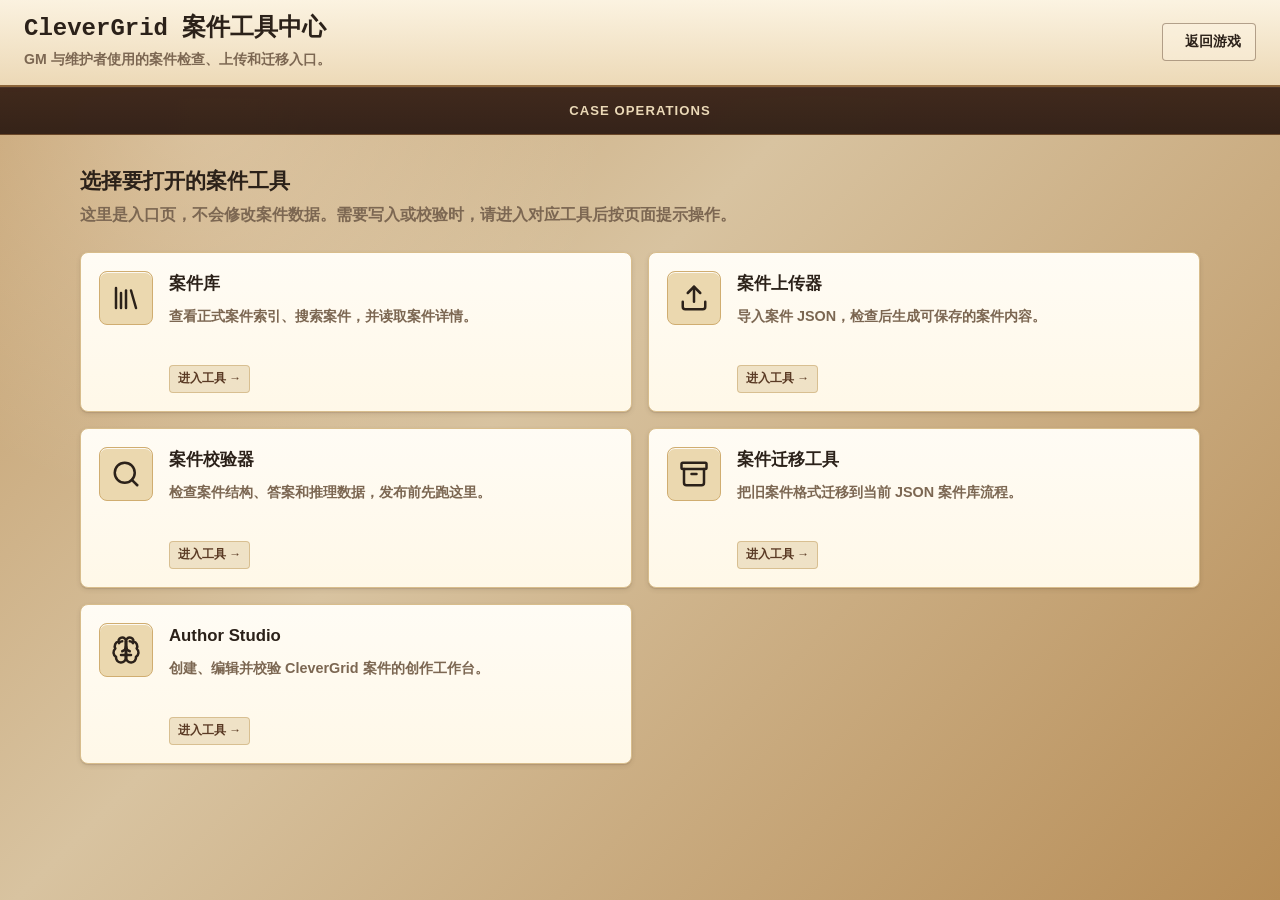
<file: tools/index.html>
<!DOCTYPE html>
<html lang="zh-CN">
<head>
    <meta charset="UTF-8">
    <meta name="viewport" content="width=device-width, initial-scale=1.0">
    <title>CleverGrid 案件工具中心</title>
    <style>
        :root {
            --bg-app: #D8C3A0;
            --bg-panel: #F6EBD6;
            --bg-paper: #FFF8E8;
            --bg-subtle: #EAD9B9;
            --bg-leather: #3B2418;
            --bg-leather-soft: #4B3021;
            --text-primary: #2B2119;
            --text-secondary: #7C6752;
            --text-disabled: #B8A58B;
            --accent-focus: #B3873A;
            --accent-brass: #C39A4A;
            --accent-stamp: #8E2F24;
            --border-main: #C7AA7A;
            --border-paper: #D8BD8C;
            --shadow-card: 0 2px 5px rgba(58, 36, 24, 0.10), 0 1px 1px rgba(58, 36, 24, 0.12);
            --font-sans: "Noto Sans CJK SC", "PingFang SC", "Microsoft YaHei", sans-serif;
            --font-mono: "Roboto Mono", "Courier New", monospace;
        }

        * {
            box-sizing: border-box;
        }

        body {
            min-height: 100vh;
            margin: 0;
            background:
                radial-gradient(circle at 16% 12%, rgba(255, 248, 232, 0.32), transparent 30%),
                linear-gradient(135deg, #C19A67 0%, var(--bg-app) 42%, #B78D57 100%);
            color: var(--text-primary);
            font-family: var(--font-sans);
            line-height: 1.6;
        }

        a {
            color: inherit;
            text-decoration: none;
        }

        .page-shell {
            min-height: 100vh;
            display: flex;
            flex-direction: column;
        }

        .topbar {
            min-height: 64px;
            display: flex;
            justify-content: space-between;
            align-items: center;
            gap: 20px;
            padding: 14px 24px;
            background:
                linear-gradient(180deg, rgba(255, 248, 232, 0.92) 0%, rgba(238, 219, 185, 0.95) 100%);
            border-bottom: 2px solid #8C653A;
            box-shadow: 0 2px 10px rgba(59, 36, 24, 0.18);
        }

        .brand {
            min-width: 0;
        }

        h1,
        p {
            margin: 0;
        }

        h1 {
            font-family: var(--font-mono);
            font-size: 1.5rem;
            line-height: 1.25;
            letter-spacing: 0;
        }

        .subtitle {
            margin-top: 4px;
            color: var(--text-secondary);
            font-size: 0.88rem;
            font-weight: 600;
        }

        .game-link {
            flex-shrink: 0;
            display: inline-flex;
            align-items: center;
            gap: 8px;
            min-height: 36px;
            padding: 7px 14px;
            border: 1px solid rgba(92, 61, 38, 0.45);
            border-radius: 4px;
            background: rgba(255, 248, 232, 0.38);
            color: var(--text-primary);
            font-size: 0.86rem;
            font-weight: 800;
        }

        .game-link:hover {
            background: var(--bg-paper);
            border-color: var(--accent-focus);
        }

        .toolbar-strip {
            min-height: 48px;
            background: linear-gradient(180deg, rgba(59, 36, 24, 0.96) 0%, rgba(47, 29, 20, 0.96) 100%);
            border-bottom: 1px solid rgba(123, 84, 46, 0.72);
            color: #EBD9B7;
            display: flex;
            justify-content: center;
            align-items: center;
            padding: 8px 20px;
            font-size: 0.82rem;
            font-weight: 800;
            letter-spacing: 0.08em;
            text-transform: uppercase;
            box-shadow: inset 0 1px 0 rgba(255,255,255,0.05);
        }

        main {
            width: min(1120px, calc(100% - 40px));
            margin: 0 auto;
            padding: 32px 0 48px;
        }

        .intro {
            max-width: 720px;
            margin-bottom: 24px;
        }

        .intro h2 {
            margin: 0 0 8px;
            font-size: 1.32rem;
            line-height: 1.3;
        }

        .intro p {
            color: var(--text-secondary);
            font-weight: 600;
        }

        .tool-grid {
            display: grid;
            grid-template-columns: repeat(2, minmax(0, 1fr));
            gap: 16px;
        }

        .tool-card {
            min-height: 160px;
            display: flex;
            gap: 16px;
            padding: 18px;
            border: 1px solid var(--border-paper);
            border-radius: 8px;
            background:
                linear-gradient(180deg, rgba(255,255,255,0.55) 0%, rgba(255, 248, 232, 0.42) 100%),
                var(--bg-paper);
            box-shadow: var(--shadow-card);
            transition: transform 0.15s ease, border-color 0.15s ease, box-shadow 0.15s ease;
        }

        a.tool-card:hover {
            border-color: var(--accent-focus);
            box-shadow: 0 5px 14px rgba(58, 36, 24, 0.14);
            transform: translateY(-2px);
        }

        .tool-card.disabled {
            background:
                linear-gradient(180deg, rgba(255,255,255,0.26), rgba(255,255,255,0.04)),
                var(--bg-subtle);
            color: var(--text-disabled);
        }

        .tool-icon {
            flex-shrink: 0;
            width: 54px;
            height: 54px;
            display: inline-flex;
            align-items: center;
            justify-content: center;
            border: 1px solid #D0AD70;
            border-radius: 8px;
            background: #EBD8AF;
            color: #2B2119;
            box-shadow: inset 0 1px 0 rgba(255,255,255,0.85);
        }

        .tool-icon .lucide-icon {
            width: 30px;
            height: 30px;
            display: block;
        }

        .tool-body {
            min-width: 0;
            display: flex;
            flex-direction: column;
            gap: 8px;
        }

        .tool-title {
            font-size: 1.05rem;
            font-weight: 850;
            color: var(--text-primary);
        }

        .tool-card.disabled .tool-title {
            color: #7C6752;
        }

        .tool-desc {
            color: var(--text-secondary);
            font-size: 0.9rem;
            font-weight: 600;
        }

        .tool-meta {
            width: fit-content;
            margin-top: auto;
            padding: 3px 8px;
            border: 1px solid rgba(179, 135, 58, 0.38);
            border-radius: 4px;
            background: rgba(234, 217, 185, 0.74);
            color: #5A3A24;
            font-size: 0.75rem;
            font-weight: 800;
        }

        .tool-card.disabled .tool-meta {
            border-color: rgba(124, 103, 82, 0.24);
            background: rgba(255, 248, 232, 0.34);
            color: var(--text-secondary);
        }

        @media (max-width: 760px) {
            .topbar {
                align-items: flex-start;
                flex-direction: column;
            }

            .tool-grid {
                grid-template-columns: 1fr;
            }

            main {
                width: min(100% - 28px, 1120px);
                padding-top: 24px;
            }
        }
    </style>
</head>
<body>
    <div class="page-shell">
        <header class="topbar">
            <div class="brand">
                <h1>CleverGrid 案件工具中心</h1>
                <p class="subtitle">GM 与维护者使用的案件检查、上传和迁移入口。</p>
            </div>
            <a class="game-link" href="../index.html">
                <span data-lucide="undo" aria-label="返回游戏"></span>
                返回游戏
            </a>
        </header>

        <div class="toolbar-strip">Case Operations</div>

        <main>
            <section class="intro" aria-labelledby="tools-heading">
                <h2 id="tools-heading">选择要打开的案件工具</h2>
                <p>这里是入口页，不会修改案件数据。需要写入或校验时，请进入对应工具后按页面提示操作。</p>
            </section>

            <section class="tool-grid" aria-label="案件工具列表">
                <a class="tool-card" href="library.html">
                    <span class="tool-icon" data-lucide="library" aria-label="案件库"></span>
                    <span class="tool-body">
                        <span class="tool-title">案件库</span>
                        <span class="tool-desc">查看正式案件索引、搜索案件，并读取案件详情。</span>
                        <span class="tool-meta">进入工具 →</span>
                    </span>
                </a>

                <a class="tool-card" href="uploader.html">
                    <span class="tool-icon" data-lucide="upload" aria-label="案件上传器"></span>
                    <span class="tool-body">
                        <span class="tool-title">案件上传器</span>
                        <span class="tool-desc">导入案件 JSON，检查后生成可保存的案件内容。</span>
                        <span class="tool-meta">进入工具 →</span>
                    </span>
                </a>

                <a class="tool-card" href="validator.html">
                    <span class="tool-icon" data-lucide="search" aria-label="案件校验器"></span>
                    <span class="tool-body">
                        <span class="tool-title">案件校验器</span>
                        <span class="tool-desc">检查案件结构、答案和推理数据，发布前先跑这里。</span>
                        <span class="tool-meta">进入工具 →</span>
                    </span>
                </a>

                <a class="tool-card" href="migrate-cases.html">
                    <span class="tool-icon" data-lucide="archive" aria-label="案件迁移工具"></span>
                    <span class="tool-body">
                        <span class="tool-title">案件迁移工具</span>
                        <span class="tool-desc">把旧案件格式迁移到当前 JSON 案件库流程。</span>
                        <span class="tool-meta">进入工具 →</span>
                    </span>
                </a>

                <a class="tool-card" href="author-studio.html">
                    <span class="tool-icon" data-lucide="brainCircuit" aria-label="Author Studio"></span>
                    <span class="tool-body">
                        <span class="tool-title">Author Studio</span>
                        <span class="tool-desc">创建、编辑并校验 CleverGrid 案件的创作工作台。</span>
                        <span class="tool-meta">进入工具 →</span>
                    </span>
                </a>
            </section>
        </main>
    </div>

    <script src="../src/lucide-icons.js"></script>
    <script>
        document.querySelectorAll('[data-lucide]').forEach(el => {
            const key = el.getAttribute('data-lucide');
            const iconName = window.CleverGridIcons.toolIconMap[key] || key;
            const label = el.getAttribute('aria-label') || '';
            el.innerHTML = window.CleverGridIcons.render(iconName, { label });
        });
    </script>
</body>
</html>
</file>
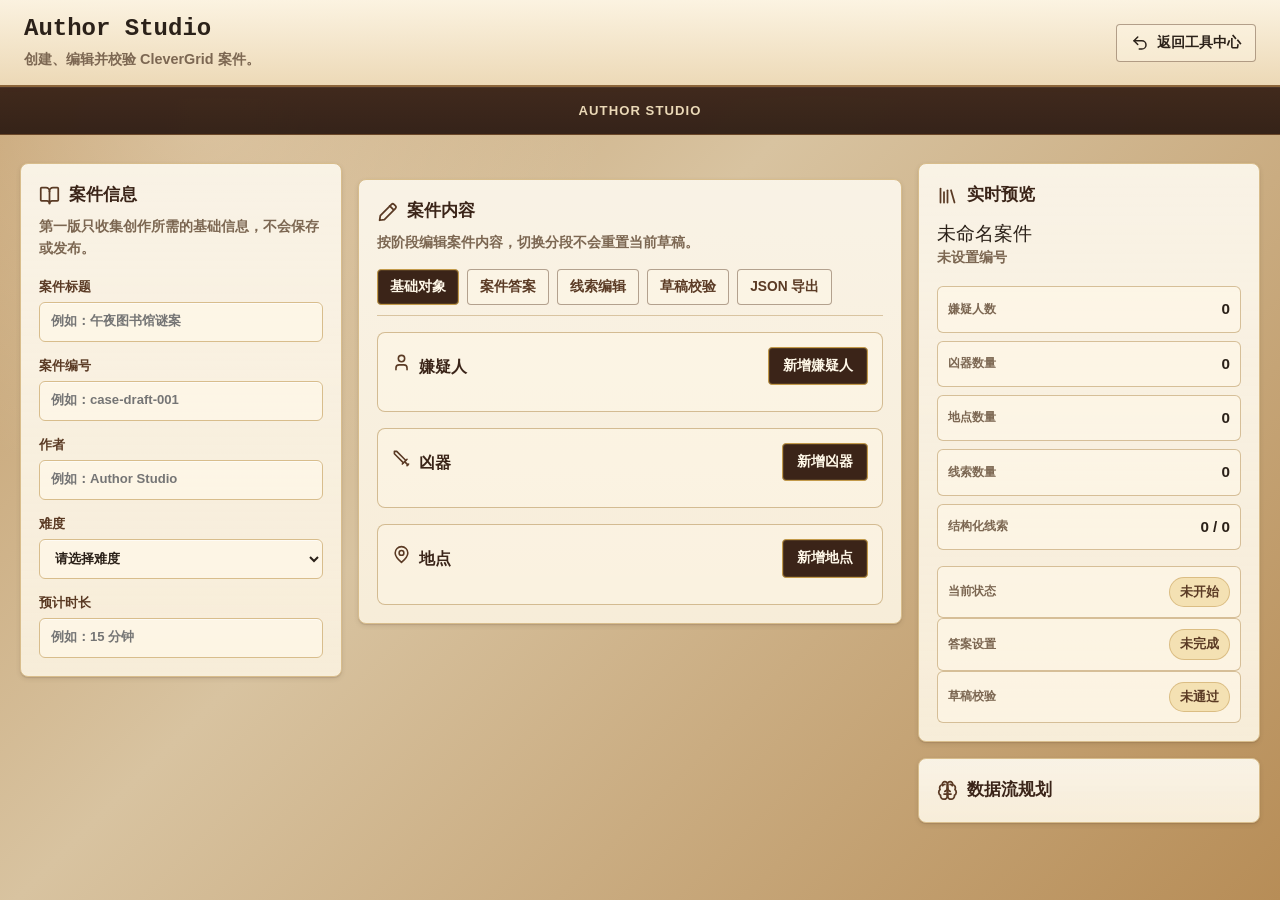
<file: tools/author-studio.html>
<!DOCTYPE html>
<html lang="zh-CN">
<head>
    <meta charset="UTF-8">
    <meta name="viewport" content="width=device-width, initial-scale=1.0">
    <title>Author Studio</title>
    <style>
        :root {
            --bg-app: #D8C3A0;
            --bg-panel: #F6EBD6;
            --bg-paper: #FFF8E8;
            --bg-subtle: #EAD9B9;
            --bg-active: #F4E1B3;
            --bg-leather: #3B2418;
            --text-primary: #2B2119;
            --text-secondary: #7C6752;
            --text-disabled: #B8A58B;
            --accent-focus: #B3873A;
            --accent-brass: #C39A4A;
            --border-main: #C7AA7A;
            --border-paper: #D8BD8C;
            --shadow-card: 0 2px 5px rgba(58, 36, 24, 0.10), 0 1px 1px rgba(58, 36, 24, 0.12);
            --font-sans: "Noto Sans CJK SC", "PingFang SC", "Microsoft YaHei", sans-serif;
            --font-mono: "Roboto Mono", "Courier New", monospace;
        }

        * {
            box-sizing: border-box;
        }

        body {
            min-height: 100vh;
            margin: 0;
            background:
                radial-gradient(circle at 16% 12%, rgba(255, 248, 232, 0.32), transparent 30%),
                linear-gradient(135deg, #C19A67 0%, var(--bg-app) 42%, #B78D57 100%);
            color: var(--text-primary);
            font-family: var(--font-sans);
            line-height: 1.6;
        }

        a {
            color: inherit;
            text-decoration: none;
        }

        .topbar {
            min-height: 64px;
            display: flex;
            justify-content: space-between;
            align-items: center;
            gap: 20px;
            padding: 14px 24px;
            background:
                linear-gradient(180deg, rgba(255, 248, 232, 0.92) 0%, rgba(238, 219, 185, 0.95) 100%);
            border-bottom: 2px solid #8C653A;
            box-shadow: 0 2px 10px rgba(59, 36, 24, 0.18);
        }

        .brand {
            min-width: 0;
        }

        h1,
        h2,
        h3,
        p {
            margin: 0;
        }

        h1 {
            font-family: var(--font-mono);
            font-size: 1.5rem;
            line-height: 1.25;
            letter-spacing: 0;
        }

        .subtitle {
            margin-top: 4px;
            color: var(--text-secondary);
            font-size: 0.9rem;
            font-weight: 600;
        }

        .top-actions {
            display: flex;
            flex-wrap: wrap;
            justify-content: flex-end;
            gap: 10px;
        }

        .nav-btn,
        button {
            display: inline-flex;
            align-items: center;
            justify-content: center;
            gap: 8px;
            min-height: 36px;
            border: 1px solid rgba(92, 61, 38, 0.45);
            border-radius: 4px;
            background: rgba(255, 248, 232, 0.42);
            color: var(--text-primary);
            font: inherit;
            font-size: 0.86rem;
            font-weight: 800;
            cursor: pointer;
        }

        .nav-btn,
        button {
            padding: 7px 14px;
        }

        .nav-btn:hover,
        button:hover {
            background: var(--bg-paper);
            border-color: var(--accent-focus);
        }

        button.primary {
            background: var(--bg-leather);
            color: #FFF8E8;
            border-color: var(--accent-brass);
            box-shadow: inset 0 0 0 1px rgba(195, 154, 74, 0.18);
        }

        button.primary:hover {
            background: #2F1D14;
        }

        .nav-btn .lucide-icon,
        button .lucide-icon,
        .panel-title .lucide-icon {
            width: 18px;
            height: 18px;
            display: block;
            flex-shrink: 0;
        }

        .toolbar-strip {
            min-height: 48px;
            background: linear-gradient(180deg, rgba(59, 36, 24, 0.96) 0%, rgba(47, 29, 20, 0.96) 100%);
            border-bottom: 1px solid rgba(123, 84, 46, 0.72);
            color: #EBD9B7;
            display: flex;
            justify-content: center;
            align-items: center;
            padding: 8px 20px;
            font-size: 0.82rem;
            font-weight: 800;
            letter-spacing: 0.08em;
            text-transform: uppercase;
            box-shadow: inset 0 1px 0 rgba(255,255,255,0.05);
        }

        .page {
            width: min(1280px, calc(100% - 40px));
            margin: 0 auto;
            padding: 28px 0 48px;
        }

        .studio-layout {
            display: grid;
            grid-template-columns: minmax(240px, 0.8fr) minmax(360px, 1.35fr) minmax(260px, 0.85fr);
            gap: 16px;
            align-items: start;
        }

        .panel {
            border: 1px solid var(--border-paper);
            border-radius: 8px;
            background:
                linear-gradient(180deg, rgba(255,255,255,0.38) 0%, rgba(255, 248, 232, 0.14) 100%),
                var(--bg-panel);
            box-shadow: var(--shadow-card);
            padding: 18px;
        }

        .panel + .panel,
        .section-card + .section-card {
            margin-top: 16px;
        }

        .panel-title {
            display: flex;
            align-items: center;
            gap: 9px;
            margin-bottom: 6px;
            color: #3A2418;
            font-size: 1.05rem;
        }

        .panel-title .lucide-icon {
            width: 21px;
            height: 21px;
            color: #5A3A24;
        }

        .panel-note {
            color: var(--text-secondary);
            font-size: 0.88rem;
            font-weight: 600;
        }

        .form-grid {
            display: grid;
            gap: 13px;
            margin-top: 16px;
        }

        label {
            display: grid;
            gap: 5px;
            color: #5A3A24;
            font-size: 0.82rem;
            font-weight: 850;
        }

        input,
        select,
        textarea {
            width: 100%;
            min-height: 40px;
            border: 1px solid var(--border-paper);
            border-radius: 6px;
            padding: 8px 11px;
            background: rgba(255, 248, 232, 0.78);
            color: var(--text-primary);
            font: inherit;
            font-weight: 650;
            box-shadow: inset 0 1px 0 rgba(255,255,255,0.62);
        }

        textarea {
            min-height: 82px;
            resize: vertical;
        }

        input:focus,
        select:focus,
        textarea:focus {
            outline: 2px solid rgba(179, 135, 58, 0.22);
            border-color: var(--accent-focus);
            background: var(--bg-paper);
        }

        .section-card {
            border: 1px solid rgba(199, 170, 122, 0.76);
            border-radius: 8px;
            background: rgba(255, 248, 232, 0.44);
            padding: 14px;
        }

        .tab-nav {
            display: flex;
            flex-wrap: wrap;
            gap: 8px;
            margin: 16px 0;
            border-bottom: 1px solid rgba(199, 170, 122, 0.62);
            padding-bottom: 10px;
        }

        .tab-btn {
            min-height: 34px;
            padding: 6px 12px;
            background: rgba(255, 248, 232, 0.42);
            color: #5A3A24;
        }

        .tab-btn.active {
            background: var(--bg-leather);
            color: #FFF8E8;
            border-color: var(--accent-brass);
            box-shadow: inset 0 0 0 1px rgba(195, 154, 74, 0.18);
        }

        .tab-panel[hidden] {
            display: none;
        }

        .tab-panel .section-card:first-child {
            margin-top: 0;
        }

        .solution-card {
            background:
                linear-gradient(180deg, rgba(255,255,255,0.44), rgba(255, 248, 232, 0.18)),
                rgba(244, 225, 179, 0.44);
        }

        .clue-editor {
            margin-top: 16px;
        }

        .section-header {
            display: flex;
            justify-content: space-between;
            align-items: center;
            gap: 12px;
            margin-bottom: 12px;
        }

        .section-heading {
            display: flex;
            align-items: center;
            gap: 8px;
            color: #3A2418;
            font-size: 0.98rem;
            font-weight: 850;
        }

        .section-heading .lucide-icon {
            width: 19px;
            height: 19px;
            color: #5A3A24;
        }

        .item-list {
            display: grid;
            gap: 12px;
        }

        .object-card {
            display: grid;
            gap: 12px;
            border: 1px solid rgba(199, 170, 122, 0.72);
            border-radius: 8px;
            padding: 12px;
            background:
                linear-gradient(180deg, rgba(255,255,255,0.44), rgba(255, 248, 232, 0.18)),
                rgba(255, 248, 232, 0.54);
        }

        .clue-card {
            margin-top: 12px;
        }

        .object-card-header {
            display: flex;
            justify-content: space-between;
            align-items: center;
            gap: 6px;
        }

        .object-id {
            display: inline-flex;
            align-items: center;
            min-height: 26px;
            border: 1px solid rgba(179, 135, 58, 0.40);
            border-radius: 4px;
            padding: 3px 8px;
            background: rgba(234, 217, 185, 0.74);
            color: #5A3A24;
            font-family: var(--font-mono);
            font-size: 0.78rem;
            font-weight: 850;
        }

        .object-fields {
            display: grid;
            gap: 10px;
        }

        .solution-grid {
            display: grid;
            grid-template-columns: repeat(3, minmax(0, 1fr));
            gap: 12px;
            margin-top: 14px;
        }

        .clue-fields {
            display: grid;
            grid-template-columns: minmax(180px, 0.6fr) minmax(0, 1.4fr);
            gap: 12px;
        }

        .clue-text {
            min-height: 122px;
        }

        .clue-note {
            min-height: 82px;
        }

        .clue-rule-section {
            display: grid;
            gap: 10px;
            margin-top: 4px;
            border: 1px solid rgba(199, 170, 122, 0.52);
            border-radius: 6px;
            padding: 10px;
            background: rgba(234, 217, 185, 0.34);
        }

        .clue-rule-title {
            color: var(--text-secondary);
            font-size: 0.78rem;
            font-weight: 900;
        }

        .rule-grid {
            display: grid;
            grid-template-columns: repeat(2, minmax(0, 1fr));
            gap: 10px;
        }

        .rule-grid .rule-kind-field {
            grid-column: 1 / -1;
        }

        .icon-btn {
            width: 38px;
            min-height: 38px;
            padding: 0;
        }

        .delete-btn {
            min-height: 32px;
            padding: 5px 10px;
            background: rgba(255, 248, 232, 0.42);
            color: #6F4A31;
            font-size: 0.78rem;
        }

        .delete-btn:hover {
            background: rgba(255, 241, 238, 0.86);
            border-color: rgba(142, 47, 36, 0.42);
            color: #8E2F24;
        }

        .icon-btn .lucide-icon {
            width: 17px;
            height: 17px;
        }

        .preview-title {
            margin-top: 12px;
            font-size: 1.18rem;
            line-height: 1.35;
        }

        .preview-number {
            margin-top: 2px;
            color: var(--text-secondary);
            font-family: var(--font-mono);
            font-size: 0.86rem;
            font-weight: 850;
        }

        .preview-summary {
            display: grid;
            grid-template-columns: 1fr;
            gap: 8px;
            margin: 16px 0;
        }

        .summary-item {
            display: flex;
            justify-content: space-between;
            align-items: center;
            gap: 10px;
            border: 1px solid rgba(199, 170, 122, 0.72);
            border-radius: 6px;
            padding: 10px;
            background: rgba(255, 248, 232, 0.58);
        }

        .summary-label {
            color: var(--text-secondary);
            font-size: 0.78rem;
            font-weight: 800;
        }

        .summary-value {
            color: var(--text-primary);
            font-size: 0.95rem;
            font-weight: 850;
        }

        .status-pill {
            display: inline-flex;
            align-items: center;
            width: fit-content;
            min-height: 28px;
            border: 1px solid rgba(179, 135, 58, 0.40);
            border-radius: 999px;
            padding: 4px 10px;
            background: var(--bg-active);
            color: #5A3A24;
            font-size: 0.8rem;
            font-weight: 850;
        }

        .flow-list {
            display: grid;
            gap: 8px;
            margin-top: 14px;
        }

        .data-flow-details summary {
            cursor: pointer;
            list-style: none;
        }

        .data-flow-details summary::-webkit-details-marker {
            display: none;
        }

        .data-flow-details .panel-title {
            margin-bottom: 0;
        }

        .flow-item {
            border: 1px solid rgba(199, 170, 122, 0.72);
            border-radius: 6px;
            padding: 10px;
            background: rgba(255, 248, 232, 0.48);
        }

        .completion-list {
            display: grid;
            gap: 8px;
            margin-top: 14px;
        }

        .completion-row {
            display: flex;
            justify-content: space-between;
            align-items: center;
            gap: 10px;
            border: 1px solid rgba(199, 170, 122, 0.72);
            border-radius: 6px;
            padding: 8px 10px;
            background: rgba(255, 248, 232, 0.48);
        }

        .completion-label {
            color: var(--text-secondary);
            font-size: 0.78rem;
            font-weight: 800;
        }

        .completion-status {
            flex-shrink: 0;
            border: 1px solid rgba(179, 135, 58, 0.38);
            border-radius: 999px;
            padding: 3px 8px;
            background: rgba(234, 217, 185, 0.72);
            color: #5A3A24;
            font-size: 0.76rem;
            font-weight: 850;
        }

        .completion-status.done {
            border-color: rgba(47, 104, 68, 0.38);
            background: rgba(237, 248, 242, 0.72);
            color: #2F6844;
        }

        .validation-summary {
            display: grid;
            grid-template-columns: repeat(3, minmax(0, 1fr));
            gap: 8px;
            margin-top: 14px;
        }

        .validation-count,
        .validation-group,
        .validation-item {
            border: 1px solid rgba(199, 170, 122, 0.72);
            border-radius: 6px;
            background: rgba(255, 248, 232, 0.48);
        }

        .validation-count {
            display: grid;
            gap: 2px;
            padding: 10px;
        }

        .validation-count span {
            color: var(--text-secondary);
            font-size: 0.76rem;
            font-weight: 800;
        }

        .validation-count strong {
            color: var(--text-primary);
            font-size: 1.08rem;
            font-weight: 900;
        }

        .validation-conclusion,
        .validation-hint {
            margin-top: 12px;
            border: 1px solid rgba(179, 135, 58, 0.36);
            border-radius: 6px;
            padding: 10px 12px;
            background: rgba(244, 225, 179, 0.52);
            color: #5A3A24;
            font-size: 0.84rem;
            font-weight: 850;
        }

        .validation-hint {
            margin-bottom: 12px;
        }

        .validation-conclusion.error,
        .validation-hint.error {
            border-color: rgba(142, 47, 36, 0.34);
            background: rgba(255, 241, 238, 0.76);
            color: #8E2F24;
        }

        .validation-conclusion.warning,
        .validation-hint.warning {
            border-color: rgba(168, 113, 31, 0.36);
            background: rgba(255, 245, 221, 0.78);
            color: #7A4F14;
        }

        .validation-conclusion.pass,
        .validation-hint.pass {
            border-color: rgba(47, 104, 68, 0.34);
            background: rgba(237, 248, 242, 0.76);
            color: #2F6844;
        }

        .validation-groups {
            display: grid;
            gap: 12px;
            margin-top: 14px;
        }

        .validation-group {
            padding: 12px;
        }

        .validation-group-title {
            color: #3A2418;
            font-size: 0.88rem;
            font-weight: 900;
        }

        .validation-list {
            display: grid;
            gap: 8px;
            margin-top: 8px;
        }

        .validation-item {
            display: flex;
            align-items: flex-start;
            gap: 8px;
            padding: 8px 10px;
        }

        .validation-badge {
            flex-shrink: 0;
            border: 1px solid rgba(179, 135, 58, 0.38);
            border-radius: 999px;
            padding: 2px 7px;
            background: rgba(234, 217, 185, 0.72);
            color: #5A3A24;
            font-size: 0.72rem;
            font-weight: 900;
            line-height: 1.5;
        }

        .validation-badge.error {
            border-color: rgba(142, 47, 36, 0.34);
            background: rgba(255, 241, 238, 0.86);
            color: #8E2F24;
        }

        .validation-badge.warning {
            border-color: rgba(168, 113, 31, 0.34);
            background: rgba(255, 245, 221, 0.86);
            color: #7A4F14;
        }

        .validation-badge.pass {
            border-color: rgba(47, 104, 68, 0.34);
            background: rgba(237, 248, 242, 0.86);
            color: #2F6844;
        }

        .validation-message {
            color: var(--text-primary);
            font-size: 0.84rem;
            font-weight: 750;
        }

        .json-output {
            width: 100%;
            min-height: 260px;
            max-height: 360px;
            margin-top: 14px;
            overflow: auto;
            white-space: pre;
            font: 12px/1.5 ui-monospace, SFMono-Regular, Menlo, Consolas, monospace;
        }

        .export-actions {
            display: flex;
            flex-wrap: wrap;
            align-items: center;
            gap: 10px;
            margin-top: 12px;
        }

        .export-status {
            color: var(--text-secondary);
            font-size: 0.82rem;
            font-weight: 800;
        }

        .flow-label {
            display: block;
            color: #5A3A24;
            font-size: 0.8rem;
            font-weight: 850;
        }

        .flow-text {
            display: block;
            margin-top: 2px;
            color: var(--text-secondary);
            font-size: 0.84rem;
            font-weight: 650;
        }

        @media (max-width: 1040px) {
            .studio-layout {
                grid-template-columns: 1fr;
            }

            .right-column {
                display: grid;
                grid-template-columns: minmax(0, 1fr) minmax(0, 1fr);
                gap: 16px;
            }

            .right-column .panel + .panel {
                margin-top: 0;
            }
        }

        @media (max-width: 680px) {
            .topbar {
                align-items: flex-start;
                flex-direction: column;
            }

            .top-actions {
                justify-content: flex-start;
            }

            .page {
                width: min(100% - 28px, 1280px);
                padding-top: 22px;
            }

            .right-column {
                display: block;
            }

            .right-column .panel + .panel {
                margin-top: 16px;
            }

            .tab-nav {
                flex-wrap: nowrap;
                overflow-x: auto;
                padding-bottom: 10px;
            }

            .tab-btn {
                flex-shrink: 0;
            }

            .section-header {
                grid-template-columns: 1fr;
                align-items: stretch;
            }

            .section-header {
                display: grid;
            }

            .object-card-header {
                align-items: flex-start;
            }

            .solution-grid {
                grid-template-columns: 1fr;
            }

            .clue-fields {
                grid-template-columns: 1fr;
            }

            .rule-grid {
                grid-template-columns: 1fr;
            }

            .validation-summary {
                grid-template-columns: 1fr;
            }
        }
    </style>
</head>
<body>
    <header class="topbar">
        <div class="brand">
            <h1>Author Studio</h1>
            <p class="subtitle">创建、编辑并校验 CleverGrid 案件。</p>
        </div>
        <nav class="top-actions" aria-label="页面导航">
            <a class="nav-btn" href="index.html">
                <span data-lucide="undo" aria-label="返回工具中心"></span>
                返回工具中心
            </a>
        </nav>
    </header>

    <div class="toolbar-strip">AUTHOR STUDIO</div>

    <main class="page">
        <div class="studio-layout">
            <section class="panel" aria-labelledby="case-info-title">
                <h2 class="panel-title" id="case-info-title">
                    <span data-lucide="bookOpen" aria-hidden="true"></span>
                    案件信息
                </h2>
                <p class="panel-note">第一版只收集创作所需的基础信息，不会保存或发布。</p>

                <div class="form-grid">
                    <label>
                        案件标题
                        <input id="case-title" type="text" placeholder="例如：午夜图书馆谜案">
                    </label>
                    <label>
                        案件编号
                        <input id="case-id" type="text" placeholder="例如：case-draft-001">
                    </label>
                    <label>
                        作者
                        <input id="case-author" type="text" placeholder="例如：Author Studio">
                    </label>
                    <label>
                        难度
                        <select id="case-difficulty">
                            <option value="">请选择难度</option>
                            <option value="easy">Easy</option>
                            <option value="medium">Medium</option>
                            <option value="hard">Hard</option>
                        </select>
                    </label>
                    <label>
                        预计时长
                        <input id="estimated-time" type="text" placeholder="例如：15 分钟">
                    </label>
                </div>
            </section>

            <section class="panel" aria-labelledby="case-content-title">
                <h2 class="panel-title" id="case-content-title">
                    <span data-lucide="pencil" aria-hidden="true"></span>
                    案件内容
                </h2>
                <p class="panel-note">按阶段编辑案件内容，切换分段不会重置当前草稿。</p>

                <nav class="tab-nav" aria-label="案件编辑分段">
                    <button class="tab-btn active" type="button" data-tab-target="objects-panel" aria-selected="true">基础对象</button>
                    <button class="tab-btn" type="button" data-tab-target="solution-panel" aria-selected="false">案件答案</button>
                    <button class="tab-btn" type="button" data-tab-target="clues-panel" aria-selected="false">线索编辑</button>
                    <button class="tab-btn" type="button" data-tab-target="validation-panel" aria-selected="false">草稿校验</button>
                    <button class="tab-btn" type="button" data-tab-target="json-panel" aria-selected="false">JSON 导出</button>
                </nav>

                <div class="tab-panel" id="objects-panel" data-tab-panel>
                    <section class="section-card" aria-labelledby="suspects-title">
                        <div class="section-header">
                            <h3 class="section-heading" id="suspects-title">
                                <span data-lucide="user" aria-hidden="true"></span>
                                嫌疑人
                            </h3>
                            <button class="primary" type="button" data-add="suspects">新增嫌疑人</button>
                        </div>
                        <div class="item-list" id="suspects-list"></div>
                    </section>

                    <section class="section-card" aria-labelledby="weapons-title">
                        <div class="section-header">
                            <h3 class="section-heading" id="weapons-title">
                                <span data-lucide="sword" aria-hidden="true"></span>
                                凶器
                            </h3>
                            <button class="primary" type="button" data-add="weapons">新增凶器</button>
                        </div>
                        <div class="item-list" id="weapons-list"></div>
                    </section>

                    <section class="section-card" aria-labelledby="locations-title">
                        <div class="section-header">
                            <h3 class="section-heading" id="locations-title">
                                <span data-lucide="mapPin" aria-hidden="true"></span>
                                地点
                            </h3>
                            <button class="primary" type="button" data-add="locations">新增地点</button>
                        </div>
                        <div class="item-list" id="locations-list"></div>
                    </section>
                </div>

                <div class="tab-panel" id="solution-panel" data-tab-panel hidden>
                    <section class="section-card solution-card" aria-labelledby="solution-title">
                        <div class="section-header">
                            <div>
                                <h3 class="section-heading" id="solution-title">
                                    <span data-lucide="target" aria-hidden="true"></span>
                                    案件答案
                                </h3>
                                <p class="panel-note">请选择本案的真实凶手、凶器和地点。答案只用于后续校验，不会直接展示给玩家。</p>
                            </div>
                        </div>
                        <div class="solution-grid">
                            <label>
                                真凶
                                <select id="solution-suspect">
                                    <option value="">请选择真凶</option>
                                </select>
                            </label>
                            <label>
                                凶器
                                <select id="solution-weapon">
                                    <option value="">请选择凶器</option>
                                </select>
                            </label>
                            <label>
                                地点
                                <select id="solution-location">
                                    <option value="">请选择地点</option>
                                </select>
                            </label>
                        </div>
                    </section>
                </div>

                <div class="tab-panel" id="clues-panel" data-tab-panel hidden>
                    <section class="section-card clue-editor" aria-labelledby="clue-editor-title">
                        <div class="section-header">
                            <div>
                                <h3 class="section-heading" id="clue-editor-title">
                                    <span data-lucide="bookOpen" aria-hidden="true"></span>
                                    线索编辑器
                                </h3>
                                <p class="panel-note">用于录入玩家可见线索。当前阶段只保存文本和分类，不进行自动逻辑解析。</p>
                            </div>
                            <button class="primary" type="button" id="add-clue-button">新增线索</button>
                        </div>
                        <div class="item-list" id="clues-list"></div>
                    </section>
                </div>

                <div class="tab-panel" id="validation-panel" data-tab-panel hidden>
                    <section class="section-card" aria-labelledby="draft-validation-title">
                        <h3 class="section-heading" id="draft-validation-title">
                            <span data-lucide="search" aria-hidden="true"></span>
                            草稿校验
                        </h3>
                        <p class="panel-note">检查当前草稿是否具备进入 JSON 导出和后续正式校验的基础条件。</p>

                        <div class="validation-summary" aria-label="草稿校验摘要">
                            <div class="validation-count">
                                <span>错误数量</span>
                                <strong id="validation-error-count">0</strong>
                            </div>
                            <div class="validation-count">
                                <span>警告数量</span>
                                <strong id="validation-warning-count">0</strong>
                            </div>
                            <div class="validation-count">
                                <span>通过项数量</span>
                                <strong id="validation-pass-count">0</strong>
                            </div>
                        </div>

                        <p class="validation-conclusion" id="validation-conclusion" aria-live="polite"></p>
                        <div class="validation-groups" id="validation-groups"></div>
                    </section>
                </div>

                <div class="tab-panel" id="json-panel" data-tab-panel hidden>
                    <section class="section-card" aria-labelledby="draft-json-title">
                        <h3 class="section-heading" id="draft-json-title">
                            <span data-lucide="download" aria-hidden="true"></span>
                            草稿 JSON
                        </h3>
                        <p class="panel-note">当前 JSON 仅用于预览、复制和下载，不会自动发布。</p>

                        <p class="validation-hint" id="json-validation-hint" aria-live="polite"></p>

                        <div class="completion-list" aria-label="草稿完整性提示">
                            <div class="completion-row">
                                <span class="completion-label">基础信息</span>
                                <span class="completion-status" id="basic-info-status">未完成</span>
                            </div>
                            <div class="completion-row">
                                <span class="completion-label">三类对象</span>
                                <span class="completion-status" id="objects-status">未完成</span>
                            </div>
                            <div class="completion-row">
                                <span class="completion-label">答案设置</span>
                                <span class="completion-status" id="draft-solution-status">未完成</span>
                            </div>
                            <div class="completion-row">
                                <span class="completion-label">线索内容</span>
                                <span class="completion-status" id="draft-clues-status">未完成</span>
                            </div>
                        </div>

                        <textarea class="json-output" id="draft-json-output" readonly spellcheck="false" aria-label="草稿 JSON 预览"></textarea>

                        <div class="export-actions">
                            <button type="button" id="copy-json-button">复制 JSON</button>
                            <button type="button" id="download-json-button">下载 JSON</button>
                            <span class="export-status" id="json-export-status" aria-live="polite"></span>
                        </div>
                    </section>
                </div>
            </section>

            <aside class="right-column" aria-label="预览与数据流">
                <section class="panel" aria-labelledby="preview-title">
                    <h2 class="panel-title" id="preview-title">
                        <span data-lucide="library" aria-hidden="true"></span>
                        实时预览
                    </h2>
                    <p class="preview-title" id="preview-case-title">未命名案件</p>
                    <p class="preview-number" id="preview-case-id">未设置编号</p>

                    <div class="preview-summary" aria-label="案件内容统计">
                        <div class="summary-item">
                            <span class="summary-label">嫌疑人数</span>
                            <span class="summary-value" id="suspects-count">0</span>
                        </div>
                        <div class="summary-item">
                            <span class="summary-label">凶器数量</span>
                            <span class="summary-value" id="weapons-count">0</span>
                        </div>
                        <div class="summary-item">
                            <span class="summary-label">地点数量</span>
                            <span class="summary-value" id="locations-count">0</span>
                        </div>
                        <div class="summary-item">
                            <span class="summary-label">线索数量</span>
                            <span class="summary-value" id="clues-count">0</span>
                        </div>
                        <div class="summary-item">
                            <span class="summary-label">结构化线索</span>
                            <span class="summary-value" id="structured-clues-count">0 / 0</span>
                        </div>
                    </div>

                    <div class="summary-item">
                        <span class="summary-label">当前状态</span>
                        <span class="status-pill" id="case-status">未开始</span>
                    </div>

                    <div class="summary-item">
                        <span class="summary-label">答案设置</span>
                        <span class="status-pill" id="solution-status">未完成</span>
                    </div>

                    <div class="summary-item">
                        <span class="summary-label">草稿校验</span>
                        <span class="status-pill" id="draft-validation-status">未通过</span>
                    </div>
                </section>

                <details class="panel data-flow-details">
                    <summary>
                        <h2 class="panel-title" id="data-flow-title">
                            <span data-lucide="brainCircuit" aria-hidden="true"></span>
                            数据流规划
                        </h2>
                    </summary>
                    <p class="panel-note">当前页面只维护浏览器内的草稿状态，后续工具会按阶段接入。</p>
                    <div class="flow-list">
                        <div class="flow-item">
                            <span class="flow-label">1. AuthorStudioState</span>
                            <span class="flow-text">统一收集案件信息与三类对象列表。</span>
                        </div>
                        <div class="flow-item">
                            <span class="flow-label">2. 预览层</span>
                            <span class="flow-text">根据状态显示标题、数量和创作进度。</span>
                        </div>
                        <div class="flow-item">
                            <span class="flow-label">3. 后续扩展</span>
                            <span class="flow-text">再接入线索、校验、导出、发布等独立模块。</span>
                        </div>
                    </div>
                </details>
            </aside>
        </div>
    </main>

    <script src="../src/lucide-icons.js"></script>
    <script>
        const AuthorStudioState = {
            title: '',
            caseId: '',
            author: '',
            difficulty: '',
            estimatedTime: '',
            suspects: [],
            weapons: [],
            locations: [],
            solution: {
                suspect: '',
                weapon: '',
                location: ''
            },
            clues: []
        };

        const entityLabels = {
            suspects: '嫌疑人',
            weapons: '凶器',
            locations: '地点'
        };

        const solutionKeys = {
            suspects: 'suspect',
            weapons: 'weapon',
            locations: 'location'
        };

        const solutionFallbackNames = {
            suspects: '未命名嫌疑人',
            weapons: '未命名凶器',
            locations: '未命名地点'
        };

        const entityPrefixes = {
            suspects: 'S',
            weapons: 'W',
            locations: 'L'
        };

        const clueTypeLabels = {
            general: '普通线索',
            positive: '直接关联',
            negative: '排除关系',
            exclusive: '互斥限制'
        };

        const ruleKindLabels = {
            '': '不设置规则',
            is: '直接关联',
            not: '排除关系'
        };

        const fieldMap = {
            title: document.getElementById('case-title'),
            caseId: document.getElementById('case-id'),
            author: document.getElementById('case-author'),
            difficulty: document.getElementById('case-difficulty'),
            estimatedTime: document.getElementById('estimated-time')
        };

        const solutionFieldMap = {
            suspect: document.getElementById('solution-suspect'),
            weapon: document.getElementById('solution-weapon'),
            location: document.getElementById('solution-location')
        };

        const cluesListEl = document.getElementById('clues-list');
        const addClueButtonEl = document.getElementById('add-clue-button');
        const draftJsonOutputEl = document.getElementById('draft-json-output');
        const jsonExportStatusEl = document.getElementById('json-export-status');
        const tabButtons = document.querySelectorAll('[data-tab-target]');
        const tabPanels = document.querySelectorAll('[data-tab-panel]');
        const completionStatusEls = {
            basic: document.getElementById('basic-info-status'),
            objects: document.getElementById('objects-status'),
            solution: document.getElementById('draft-solution-status'),
            clues: document.getElementById('draft-clues-status')
        };
        const validationSummaryEls = {
            errors: document.getElementById('validation-error-count'),
            warnings: document.getElementById('validation-warning-count'),
            passes: document.getElementById('validation-pass-count')
        };
        const validationConclusionEl = document.getElementById('validation-conclusion');
        const validationGroupsEl = document.getElementById('validation-groups');
        const draftValidationStatusEl = document.getElementById('draft-validation-status');
        const jsonValidationHintEl = document.getElementById('json-validation-hint');
        const validationTargetLabels = {
            basic: '基础信息',
            objects: '三类对象',
            solution: '案件答案',
            clues: '线索内容'
        };
        const validationTargetOrder = ['basic', 'objects', 'solution', 'clues'];
        const validationLevelLabels = {
            error: '错误',
            warning: '警告',
            pass: '通过'
        };

        function hydrateStaticIcons() {
            if (!window.CleverGridIcons) return;

            document.querySelectorAll('[data-lucide]').forEach(el => {
                const key = el.getAttribute('data-lucide');
                const iconName = window.CleverGridIcons.toolIconMap[key] || key;
                const label = el.getAttribute('aria-label') || '';
                el.innerHTML = window.CleverGridIcons.render(iconName, { label });
            });
        }

        function getDraftStatus() {
            const hasTitle = Boolean(AuthorStudioState.title);
            const objectCount = AuthorStudioState.suspects.length
                + AuthorStudioState.weapons.length
                + AuthorStudioState.locations.length;
            const hasProgress = hasTitle || objectCount > 0 || AuthorStudioState.clues.length > 0;
            const hasMinimumShape = AuthorStudioState.title
                && AuthorStudioState.suspects.length
                && AuthorStudioState.weapons.length
                && AuthorStudioState.locations.length;

            if (!hasProgress) return '未开始';
            if (!hasMinimumShape) return '编辑中';
            if (!isSolutionComplete()) return '待设置答案';
            if (AuthorStudioState.clues.length === 0) return '待补充线索';
            return '待校验';
        }

        function isSolutionComplete() {
            return Boolean(
                AuthorStudioState.solution.suspect
                && AuthorStudioState.solution.weapon
                && AuthorStudioState.solution.location
            );
        }

        function isBasicInfoComplete() {
            return Boolean(
                AuthorStudioState.title
                && AuthorStudioState.caseId
                && AuthorStudioState.author
                && AuthorStudioState.difficulty
                && AuthorStudioState.estimatedTime
            );
        }

        function areObjectsComplete() {
            return Boolean(
                AuthorStudioState.suspects.length
                && AuthorStudioState.weapons.length
                && AuthorStudioState.locations.length
            );
        }

        function areCluesComplete() {
            return AuthorStudioState.clues.length > 0
                && AuthorStudioState.clues.every(clue => clue.text);
        }

        function doesRuleReferenceExist(group, id) {
            return Boolean(
                group
                && id
                && AuthorStudioState[group]
                && AuthorStudioState[group].some(item => item.id === id)
            );
        }

        function isStructuredRuleComplete(clue) {
            const rule = ensureClueRule(clue);

            return Boolean(
                rule.kind
                && rule.left.group
                && rule.left.id
                && rule.right.group
                && rule.right.id
                && rule.left.group !== rule.right.group
                && doesRuleReferenceExist(rule.left.group, rule.left.id)
                && doesRuleReferenceExist(rule.right.group, rule.right.id)
            );
        }

        function getStructuredClueStats() {
            return {
                complete: AuthorStudioState.clues.filter(isStructuredRuleComplete).length,
                total: AuthorStudioState.clues.length
            };
        }

        function createEntity(type) {
            return {
                id: `${entityPrefixes[type]}${AuthorStudioState[type].length + 1}`,
                name: '',
                description: ''
            };
        }

        function renumberEntities(type) {
            AuthorStudioState[type].forEach((item, index) => {
                item.id = `${entityPrefixes[type]}${index + 1}`;
            });
        }

        function getSolutionOptionLabel(type, item) {
            return `${item.id} · ${item.name || solutionFallbackNames[type]}`;
        }

        function createEmptyRule() {
            return {
                kind: '',
                left: {
                    group: '',
                    id: ''
                },
                right: {
                    group: '',
                    id: ''
                }
            };
        }

        function ensureClueRule(clue) {
            if (!clue.rule) clue.rule = createEmptyRule();
            if (!clue.rule.left) clue.rule.left = { group: '', id: '' };
            if (!clue.rule.right) clue.rule.right = { group: '', id: '' };
            if (typeof clue.rule.kind !== 'string') clue.rule.kind = '';
            if (typeof clue.rule.left.group !== 'string') clue.rule.left.group = '';
            if (typeof clue.rule.left.id !== 'string') clue.rule.left.id = '';
            if (typeof clue.rule.right.group !== 'string') clue.rule.right.group = '';
            if (typeof clue.rule.right.id !== 'string') clue.rule.right.id = '';
            return clue.rule;
        }

        function createClue() {
            return {
                id: `C${AuthorStudioState.clues.length + 1}`,
                text: '',
                type: 'general',
                note: '',
                rule: createEmptyRule()
            };
        }

        function renumberClues() {
            AuthorStudioState.clues.forEach((clue, index) => {
                clue.id = `C${index + 1}`;
            });
        }

        function cloneEntityList(list) {
            return list.map(item => ({
                id: item.id,
                name: item.name,
                description: item.description
            }));
        }

        function cloneClueList(list) {
            return list.map(clue => {
                const rule = ensureClueRule(clue);

                return {
                    id: clue.id,
                    text: clue.text,
                    type: clue.type,
                    note: clue.note,
                    rule: {
                        kind: rule.kind,
                        left: {
                            group: rule.left.group,
                            id: rule.left.id
                        },
                        right: {
                            group: rule.right.group,
                            id: rule.right.id
                        }
                    }
                };
            });
        }

        function buildDraftCaseJson() {
            return {
                id: AuthorStudioState.caseId,
                title: AuthorStudioState.title,
                author: AuthorStudioState.author,
                difficulty: AuthorStudioState.difficulty,
                estimatedTime: AuthorStudioState.estimatedTime,
                suspects: cloneEntityList(AuthorStudioState.suspects),
                weapons: cloneEntityList(AuthorStudioState.weapons),
                locations: cloneEntityList(AuthorStudioState.locations),
                solution: {
                    suspect: AuthorStudioState.solution.suspect,
                    weapon: AuthorStudioState.solution.weapon,
                    location: AuthorStudioState.solution.location
                },
                clues: cloneClueList(AuthorStudioState.clues),
                meta: {
                    source: 'author-studio',
                    format: 'draft-v1'
                }
            };
        }

        function validateDraftCase() {
            const result = {
                errors: [],
                warnings: [],
                passes: []
            };
            const bucketMap = {
                error: 'errors',
                warning: 'warnings',
                pass: 'passes'
            };
            const addResult = (level, id, message, target) => {
                result[bucketMap[level]].push({ id, level, message, target });
            };
            const caseId = AuthorStudioState.caseId.trim();

            if (!AuthorStudioState.title) addResult('error', 'missing-title', '案件标题不能为空', 'basic');
            if (!caseId) addResult('error', 'missing-case-id', '案件编号不能为空', 'basic');
            if (!AuthorStudioState.author) addResult('error', 'missing-author', '作者不能为空', 'basic');
            if (!AuthorStudioState.difficulty) addResult('error', 'missing-difficulty', '请选择案件难度', 'basic');
            if (!AuthorStudioState.estimatedTime) addResult('error', 'missing-estimated-time', '预计时长不能为空', 'basic');

            if (caseId && /\s/.test(caseId)) {
                addResult('warning', 'case-id-space', '案件编号不建议包含空格', 'basic');
            }

            if (caseId && !/^[a-z0-9-]+$/.test(caseId)) {
                addResult('warning', 'case-id-format', '案件编号建议使用小写英文、数字和连字符，例如 case-draft-001', 'basic');
            }

            if (isBasicInfoComplete()) {
                addResult('pass', 'basic-complete', '基础信息已填写完整', 'basic');
            }

            validateObjectGroup(addResult, 'suspects', '至少需要 1 名嫌疑人', '存在未命名嫌疑人', '嫌疑人数量偏少，正式案件建议至少 3 名');
            validateObjectGroup(addResult, 'weapons', '至少需要 1 个凶器', '存在未命名凶器', '凶器数量偏少，正式案件建议至少 3 个');
            validateObjectGroup(addResult, 'locations', '至少需要 1 个地点', '存在未命名地点', '地点数量偏少，正式案件建议至少 3 个');

            const objectErrors = result.errors.filter(item => item.target === 'objects');
            if (objectErrors.length === 0 && areObjectsComplete()) {
                addResult('pass', 'objects-complete', '三类对象已填写完整', 'objects');
            }

            validateSolution(result, addResult);
            validateClues(result, addResult);

            return result;
        }

        function validateObjectGroup(addResult, type, missingMessage, unnamedMessage, countWarning) {
            if (AuthorStudioState[type].length === 0) {
                addResult('error', `missing-${type}`, missingMessage, 'objects');
                return;
            }

            if (AuthorStudioState[type].some(item => !item.name)) {
                addResult('error', `unnamed-${type}`, unnamedMessage, 'objects');
            }

            if (AuthorStudioState[type].length < 3) {
                addResult('warning', `few-${type}`, countWarning, 'objects');
            }
        }

        function validateSolution(result, addResult) {
            const solutionRules = [
                {
                    key: 'suspect',
                    type: 'suspects',
                    missingId: 'missing-solution-suspect',
                    missingMessage: '请选择真凶',
                    invalidId: 'invalid-solution-suspect',
                    invalidMessage: '真凶引用不存在'
                },
                {
                    key: 'weapon',
                    type: 'weapons',
                    missingId: 'missing-solution-weapon',
                    missingMessage: '请选择答案凶器',
                    invalidId: 'invalid-solution-weapon',
                    invalidMessage: '答案凶器引用不存在'
                },
                {
                    key: 'location',
                    type: 'locations',
                    missingId: 'missing-solution-location',
                    missingMessage: '请选择答案地点',
                    invalidId: 'invalid-solution-location',
                    invalidMessage: '答案地点引用不存在'
                }
            ];

            solutionRules.forEach(rule => {
                const selectedId = AuthorStudioState.solution[rule.key];

                if (!selectedId) {
                    addResult('error', rule.missingId, rule.missingMessage, 'solution');
                    return;
                }

                if (!AuthorStudioState[rule.type].some(item => item.id === selectedId)) {
                    addResult('error', rule.invalidId, rule.invalidMessage, 'solution');
                }
            });

            const solutionErrors = result.errors.filter(item => item.target === 'solution');
            if (solutionErrors.length === 0) {
                addResult('pass', 'solution-complete', '案件答案已设置完整', 'solution');
            }
        }

        function validateClues(result, addResult) {
            if (AuthorStudioState.clues.length === 0) {
                addResult('error', 'missing-clues', '至少需要 1 条线索', 'clues');
                return;
            }

            if (AuthorStudioState.clues.some(clue => !clue.text)) {
                addResult('error', 'empty-clue-text', '存在空线索文本', 'clues');
            }

            if (AuthorStudioState.clues.length < 3) {
                addResult('warning', 'few-clues', '线索数量偏少，正式案件建议至少 3 条', 'clues');
            }

            if (AuthorStudioState.clues.some(clue => !clue.note)) {
                addResult('warning', 'empty-clue-note', '存在未填写作者备注的线索', 'clues');
            }

            AuthorStudioState.clues.forEach(clue => {
                const rule = ensureClueRule(clue);
                const hasRule = Boolean(rule.kind);

                if (!hasRule) return;

                if (!rule.left.group) {
                    addResult('error', `${clue.id}-missing-rule-left-group`, `${clue.id} 结构化规则缺少左侧分类`, 'clues');
                }

                if (!rule.left.id) {
                    addResult('error', `${clue.id}-missing-rule-left-id`, `${clue.id} 结构化规则缺少左侧对象`, 'clues');
                }

                if (!rule.right.group) {
                    addResult('error', `${clue.id}-missing-rule-right-group`, `${clue.id} 结构化规则缺少右侧分类`, 'clues');
                }

                if (!rule.right.id) {
                    addResult('error', `${clue.id}-missing-rule-right-id`, `${clue.id} 结构化规则缺少右侧对象`, 'clues');
                }

                if (rule.left.group && rule.right.group && rule.left.group === rule.right.group) {
                    addResult('error', `${clue.id}-same-rule-group`, `${clue.id} 结构化规则不建议在同一分类内关联`, 'clues');
                }

                const hasInvalidLeftReference = rule.left.group
                    && rule.left.id
                    && !doesRuleReferenceExist(rule.left.group, rule.left.id);
                const hasInvalidRightReference = rule.right.group
                    && rule.right.id
                    && !doesRuleReferenceExist(rule.right.group, rule.right.id);

                if (hasInvalidLeftReference || hasInvalidRightReference) {
                    addResult('error', `${clue.id}-invalid-rule-reference`, `${clue.id} 结构化规则引用不存在`, 'clues');
                }
            });

            if (AuthorStudioState.clues.some(clue => !ensureClueRule(clue).kind)) {
                addResult('warning', 'unstructured-clues', '存在未结构化的线索，后续无法参与自动校验', 'clues');
            }

            if (AuthorStudioState.clues.every(isStructuredRuleComplete)) {
                addResult('pass', 'structured-clues-complete', '所有线索结构化规则已填写完整', 'clues');
            }

            const clueErrors = result.errors.filter(item => item.target === 'clues');
            if (clueErrors.length === 0) {
                addResult('pass', 'clues-complete', '线索内容已填写完整', 'clues');
            }
        }

        function getDraftValidationState(validationResult) {
            if (validationResult.errors.length > 0) {
                return {
                    level: 'error',
                    preview: '未通过',
                    conclusion: '当前草稿不可进入正式校验，请先修复错误。',
                    exportHint: '当前草稿仍有错误，建议修复后再导出。'
                };
            }

            if (validationResult.warnings.length > 0) {
                return {
                    level: 'warning',
                    preview: '有警告',
                    conclusion: '当前草稿可进入下一步，但建议处理警告。',
                    exportHint: '当前草稿存在警告，可导出但建议复查。'
                };
            }

            return {
                level: 'pass',
                preview: '已通过',
                conclusion: '当前草稿基础校验通过。',
                exportHint: '当前草稿基础校验通过，可以导出。'
            };
        }

        function updateDraftValidation() {
            const validationResult = validateDraftCase();
            const validationState = getDraftValidationState(validationResult);

            validationSummaryEls.errors.textContent = validationResult.errors.length;
            validationSummaryEls.warnings.textContent = validationResult.warnings.length;
            validationSummaryEls.passes.textContent = validationResult.passes.length;

            validationConclusionEl.textContent = validationState.conclusion;
            validationConclusionEl.className = `validation-conclusion ${validationState.level}`;

            draftValidationStatusEl.textContent = validationState.preview;

            jsonValidationHintEl.textContent = validationState.exportHint;
            jsonValidationHintEl.className = `validation-hint ${validationState.level}`;

            renderValidationGroups(validationResult);
        }

        function renderValidationGroups(validationResult) {
            const allItems = [
                ...validationResult.errors,
                ...validationResult.warnings,
                ...validationResult.passes
            ];

            validationGroupsEl.innerHTML = validationTargetOrder.map(target => {
                const items = allItems.filter(item => item.target === target);
                const listHtml = items.length
                    ? items.map(renderValidationItem).join('')
                    : '<div class="validation-item"><span class="validation-badge pass">通过</span><span class="validation-message">暂无需要处理的问题</span></div>';

                return `
                    <section class="validation-group" aria-label="${escapeAttr(validationTargetLabels[target])}">
                        <h4 class="validation-group-title">${escapeHtml(validationTargetLabels[target])}</h4>
                        <div class="validation-list">
                            ${listHtml}
                        </div>
                    </section>
                `;
            }).join('');
        }

        function renderValidationItem(item) {
            return `
                <div class="validation-item">
                    <span class="validation-badge ${escapeAttr(item.level)}">${escapeHtml(validationLevelLabels[item.level])}</span>
                    <span class="validation-message">${escapeHtml(item.message)}</span>
                </div>
            `;
        }

        function renderEntityList(type) {
            const listEl = document.getElementById(`${type}-list`);
            const label = entityLabels[type];

            listEl.innerHTML = AuthorStudioState[type].map((item, index) => `
                <div class="object-card">
                    <div class="object-card-header">
                        <span class="object-id">${escapeHtml(item.id)}</span>
                        <button class="delete-btn" type="button" data-remove="${type}" data-index="${index}" aria-label="删除${label} ${escapeAttr(item.id)}">
                            <span data-lucide="trash" aria-hidden="true"></span>
                            删除
                        </button>
                    </div>
                    <div class="object-fields">
                        <label>
                            名称
                            <input
                                type="text"
                                value="${escapeAttr(item.name)}"
                                data-type="${type}"
                                data-index="${index}"
                                data-field="name"
                                aria-label="${label} ${escapeAttr(item.id)} 名称"
                                placeholder="请输入${label}名称"
                            >
                        </label>
                        <label>
                            简介
                            <textarea
                                data-type="${type}"
                                data-index="${index}"
                                data-field="description"
                                aria-label="${label} ${escapeAttr(item.id)} 简介"
                                placeholder="请输入${label}简介"
                            >${escapeHtml(item.description)}</textarea>
                        </label>
                    </div>
                </div>
            `).join('');
        }

        function renderAllEntityLists() {
            renderEntityList('suspects');
            renderEntityList('weapons');
            renderEntityList('locations');
            renderSolutionOptions();
            hydrateStaticIcons();
        }

        function renderClueList() {
            cluesListEl.innerHTML = AuthorStudioState.clues.map((clue, index) => {
                const rule = ensureClueRule(clue);

                return `
                    <div class="object-card clue-card">
                        <div class="object-card-header">
                            <span class="object-id">${escapeHtml(clue.id)}</span>
                            <button class="delete-btn" type="button" data-remove-clue="${index}" aria-label="删除线索 ${escapeAttr(clue.id)}">
                                <span data-lucide="trash" aria-hidden="true"></span>
                                删除
                            </button>
                        </div>
                        <div class="clue-fields">
                            <label>
                                线索类型
                                <select data-clue-index="${index}" data-clue-field="type" aria-label="线索 ${escapeAttr(clue.id)} 类型">
                                    ${renderClueTypeOptions(clue.type)}
                                </select>
                            </label>
                            <label>
                                玩家可见线索
                                <textarea
                                    class="clue-text"
                                    data-clue-index="${index}"
                                    data-clue-field="text"
                                    aria-label="线索 ${escapeAttr(clue.id)} 玩家可见文本"
                                    placeholder="请输入玩家在游戏中看到的线索文本"
                                >${escapeHtml(clue.text)}</textarea>
                            </label>
                        </div>
                        <label>
                            作者备注
                            <textarea
                                class="clue-note"
                                data-clue-index="${index}"
                                data-clue-field="note"
                                aria-label="线索 ${escapeAttr(clue.id)} 作者备注"
                                placeholder="请输入仅供作者维护使用的备注"
                            >${escapeHtml(clue.note)}</textarea>
                        </label>
                        <div class="clue-rule-section" aria-label="线索 ${escapeAttr(clue.id)} 结构化规则">
                            <div class="clue-rule-title">结构化规则</div>
                            <div class="rule-grid">
                                <label class="rule-kind-field">
                                    规则类型
                                    <select data-clue-rule-index="${index}" data-rule-field="kind" aria-label="线索 ${escapeAttr(clue.id)} 规则类型">
                                        ${renderRuleKindOptions(rule.kind)}
                                    </select>
                                </label>
                                <label>
                                    左侧分类
                                    <select data-clue-rule-index="${index}" data-rule-side="left" data-rule-field="group" aria-label="线索 ${escapeAttr(clue.id)} 左侧分类">
                                        ${renderRuleGroupOptions(rule.left.group)}
                                    </select>
                                </label>
                                <label>
                                    左侧对象
                                    <select data-clue-rule-index="${index}" data-rule-side="left" data-rule-field="id" aria-label="线索 ${escapeAttr(clue.id)} 左侧对象">
                                        ${renderRuleObjectOptions(rule.left.group, rule.left.id)}
                                    </select>
                                </label>
                                <label>
                                    右侧分类
                                    <select data-clue-rule-index="${index}" data-rule-side="right" data-rule-field="group" aria-label="线索 ${escapeAttr(clue.id)} 右侧分类">
                                        ${renderRuleGroupOptions(rule.right.group)}
                                    </select>
                                </label>
                                <label>
                                    右侧对象
                                    <select data-clue-rule-index="${index}" data-rule-side="right" data-rule-field="id" aria-label="线索 ${escapeAttr(clue.id)} 右侧对象">
                                        ${renderRuleObjectOptions(rule.right.group, rule.right.id)}
                                    </select>
                                </label>
                            </div>
                        </div>
                    </div>
                `;
            }).join('');
            hydrateStaticIcons();
        }

        function renderClueTypeOptions(selectedType) {
            return Object.entries(clueTypeLabels).map(([value, label]) => (
                `<option value="${escapeAttr(value)}"${value === selectedType ? ' selected' : ''}>${escapeHtml(label)}</option>`
            )).join('');
        }

        function renderRuleKindOptions(selectedKind) {
            return Object.entries(ruleKindLabels).map(([value, label]) => (
                `<option value="${escapeAttr(value)}"${value === selectedKind ? ' selected' : ''}>${escapeHtml(label)}</option>`
            )).join('');
        }

        function renderRuleGroupOptions(selectedGroup) {
            const options = Object.entries(entityLabels).map(([value, label]) => (
                `<option value="${escapeAttr(value)}"${value === selectedGroup ? ' selected' : ''}>${escapeHtml(label)}</option>`
            )).join('');

            return `<option value="">请选择分类</option>${options}`;
        }

        function renderRuleObjectOptions(group, selectedId) {
            if (!group || !AuthorStudioState[group]) {
                return '<option value="">请先选择分类</option>';
            }

            const options = AuthorStudioState[group].map(item => (
                `<option value="${escapeAttr(item.id)}"${item.id === selectedId ? ' selected' : ''}>${escapeHtml(getSolutionOptionLabel(group, item))}</option>`
            )).join('');

            return `<option value="">请选择对象</option>${options}`;
        }

        function renderSolutionOptions() {
            renderSolutionSelect('suspects', solutionFieldMap.suspect, '请选择真凶');
            renderSolutionSelect('weapons', solutionFieldMap.weapon, '请选择凶器');
            renderSolutionSelect('locations', solutionFieldMap.location, '请选择地点');
        }

        function renderSolutionSelect(type, selectEl, placeholder) {
            const solutionKey = solutionKeys[type];
            const currentValue = AuthorStudioState.solution[solutionKey];
            const options = AuthorStudioState[type].map(item => (
                `<option value="${escapeAttr(item.id)}">${escapeHtml(getSolutionOptionLabel(type, item))}</option>`
            )).join('');

            selectEl.innerHTML = `<option value="">${escapeHtml(placeholder)}</option>${options}`;
            selectEl.value = currentValue;

            if (selectEl.value !== currentValue) {
                AuthorStudioState.solution[solutionKey] = '';
            }
        }

        function updatePreview() {
            document.getElementById('preview-case-title').textContent = AuthorStudioState.title || '未命名案件';
            document.getElementById('preview-case-id').textContent = AuthorStudioState.caseId || '未设置编号';
            document.getElementById('suspects-count').textContent = AuthorStudioState.suspects.length;
            document.getElementById('weapons-count').textContent = AuthorStudioState.weapons.length;
            document.getElementById('locations-count').textContent = AuthorStudioState.locations.length;
            document.getElementById('clues-count').textContent = AuthorStudioState.clues.length;
            const structuredClueStats = getStructuredClueStats();
            document.getElementById('structured-clues-count').textContent = `${structuredClueStats.complete} / ${structuredClueStats.total}`;
            document.getElementById('case-status').textContent = getDraftStatus();
            document.getElementById('solution-status').textContent = isSolutionComplete() ? '已完成' : '未完成';
            updateDraftJsonPreview();
            updateDraftValidation();
        }

        function updateDraftJsonPreview() {
            const draftCase = buildDraftCaseJson();
            draftJsonOutputEl.value = JSON.stringify(draftCase, null, 2);
            jsonExportStatusEl.textContent = '';
            updateCompletionStatus('basic', isBasicInfoComplete());
            updateCompletionStatus('objects', areObjectsComplete());
            updateCompletionStatus('solution', isSolutionComplete());
            updateCompletionStatus('clues', areCluesComplete());
        }

        function updateCompletionStatus(key, isComplete) {
            const el = completionStatusEls[key];
            el.textContent = isComplete ? '已完成' : '未完成';
            el.classList.toggle('done', isComplete);
        }

        function getDraftJsonText() {
            return JSON.stringify(buildDraftCaseJson(), null, 2);
        }

        function getDraftFileName() {
            const caseId = AuthorStudioState.caseId.trim();
            if (!caseId) return 'clevergrid-author-draft.json';

            return `${caseId.replace(/[\\/:*?"<>|]+/g, '-')}.json`;
        }

        function escapeAttr(value) {
            return String(value).replace(/[&<>"']/g, char => ({
                '&': '&amp;',
                '<': '&lt;',
                '>': '&gt;',
                '"': '&quot;',
                "'": '&#39;'
            })[char]);
        }

        function escapeHtml(value) {
            return String(value).replace(/[&<>"']/g, char => ({
                '&': '&amp;',
                '<': '&lt;',
                '>': '&gt;',
                '"': '&quot;',
                "'": '&#39;'
            })[char]);
        }

        Object.entries(fieldMap).forEach(([key, el]) => {
            el.addEventListener('input', () => {
                AuthorStudioState[key] = el.value.trim();
                updatePreview();
            });
        });

        Object.entries(solutionFieldMap).forEach(([key, el]) => {
            el.addEventListener('change', () => {
                AuthorStudioState.solution[key] = el.value;
                updatePreview();
            });
        });

        tabButtons.forEach(button => {
            button.addEventListener('click', () => {
                activateTab(button.getAttribute('data-tab-target'));
            });
        });

        function activateTab(panelId) {
            tabButtons.forEach(button => {
                const isActive = button.getAttribute('data-tab-target') === panelId;
                button.classList.toggle('active', isActive);
                button.setAttribute('aria-selected', String(isActive));
            });

            tabPanels.forEach(panel => {
                panel.hidden = panel.id !== panelId;
            });
        }

        document.getElementById('copy-json-button').addEventListener('click', async () => {
            if (!navigator.clipboard || !navigator.clipboard.writeText) {
                jsonExportStatusEl.textContent = '当前浏览器不支持自动复制，请手动复制';
                return;
            }

            try {
                await navigator.clipboard.writeText(getDraftJsonText());
                jsonExportStatusEl.textContent = '已复制';
            } catch (error) {
                jsonExportStatusEl.textContent = '当前浏览器不支持自动复制，请手动复制';
            }
        });

        document.getElementById('download-json-button').addEventListener('click', () => {
            const blob = new Blob([getDraftJsonText()], { type: 'application/json' });
            const url = URL.createObjectURL(blob);
            const link = document.createElement('a');

            link.href = url;
            link.download = getDraftFileName();
            document.body.appendChild(link);
            link.click();
            link.remove();
            URL.revokeObjectURL(url);
            jsonExportStatusEl.textContent = '已生成下载文件';
        });

        addClueButtonEl.addEventListener('click', () => {
            AuthorStudioState.clues.push(createClue());
            renderClueList();
            updatePreview();

            const newTextarea = cluesListEl.querySelector(`textarea[data-clue-index="${AuthorStudioState.clues.length - 1}"][data-clue-field="text"]`);
            if (newTextarea) newTextarea.focus();
        });

        document.querySelectorAll('[data-add]').forEach(button => {
            button.addEventListener('click', () => {
                const type = button.getAttribute('data-add');
                AuthorStudioState[type].push(createEntity(type));
                renderAllEntityLists();
                renderClueList();
                updatePreview();

                const listEl = document.getElementById(`${type}-list`);
                const newInput = listEl.querySelector(`input[data-index="${AuthorStudioState[type].length - 1}"][data-field="name"]`);
                if (newInput) newInput.focus();
            });
        });

        document.addEventListener('input', event => {
            const input = event.target.closest('[data-type][data-field]');
            if (!input) return;

            const type = input.getAttribute('data-type');
            const index = Number(input.getAttribute('data-index'));
            const field = input.getAttribute('data-field');
            AuthorStudioState[type][index][field] = input.value.trim();
            if (field === 'name') {
                renderSolutionOptions();
                renderClueList();
            }
            updatePreview();
        });

        document.addEventListener('input', event => {
            const input = event.target.closest('[data-clue-index][data-clue-field]');
            if (!input || input.tagName === 'SELECT') return;

            const index = Number(input.getAttribute('data-clue-index'));
            const field = input.getAttribute('data-clue-field');
            AuthorStudioState.clues[index][field] = input.value.trim();
            updatePreview();
        });

        document.addEventListener('change', event => {
            const select = event.target.closest('select[data-clue-index][data-clue-field]');
            if (!select) return;

            const index = Number(select.getAttribute('data-clue-index'));
            const field = select.getAttribute('data-clue-field');
            AuthorStudioState.clues[index][field] = select.value;
            updatePreview();
        });

        document.addEventListener('change', event => {
            const select = event.target.closest('select[data-clue-rule-index][data-rule-field]');
            if (!select) return;

            const index = Number(select.getAttribute('data-clue-rule-index'));
            const clue = AuthorStudioState.clues[index];
            if (!clue) return;

            const rule = ensureClueRule(clue);
            const field = select.getAttribute('data-rule-field');
            const side = select.getAttribute('data-rule-side');

            if (field === 'kind') {
                rule.kind = select.value;
                updatePreview();
                return;
            }

            if (!side || !rule[side]) return;

            if (field === 'group') {
                rule[side].group = select.value;
                rule[side].id = '';
                renderClueList();
                updatePreview();
                return;
            }

            if (field === 'id') {
                rule[side].id = select.value;
                updatePreview();
            }
        });

        document.addEventListener('click', event => {
            const removeButton = event.target.closest('[data-remove]');

            if (removeButton) {
                const type = removeButton.getAttribute('data-remove');
                const index = Number(removeButton.getAttribute('data-index'));
                const removedId = AuthorStudioState[type][index] && AuthorStudioState[type][index].id;
                AuthorStudioState[type].splice(index, 1);
                clearSolutionIfDeleted(type, removedId);
                clearRuleReferencesForDeleted(type, removedId);
                renumberEntities(type);
                clearInvalidSolutionReferences();
                clearInvalidRuleReferences();
                renderAllEntityLists();
                renderClueList();
                updatePreview();
            }

            const removeClueButton = event.target.closest('[data-remove-clue]');

            if (removeClueButton) {
                const index = Number(removeClueButton.getAttribute('data-remove-clue'));
                AuthorStudioState.clues.splice(index, 1);
                renumberClues();
                renderClueList();
                updatePreview();
            }
        });

        function clearSolutionIfDeleted(type, removedId) {
            const solutionKey = solutionKeys[type];
            if (AuthorStudioState.solution[solutionKey] === removedId) {
                AuthorStudioState.solution[solutionKey] = '';
            }
        }

        function clearInvalidSolutionReferences() {
            Object.entries(solutionKeys).forEach(([type, solutionKey]) => {
                const selectedId = AuthorStudioState.solution[solutionKey];
                const stillExists = AuthorStudioState[type].some(item => item.id === selectedId);

                if (selectedId && !stillExists) {
                    AuthorStudioState.solution[solutionKey] = '';
                }
            });
        }

        function clearRuleReferencesForDeleted(type, removedId) {
            if (!removedId) return;

            AuthorStudioState.clues.forEach(clue => {
                const rule = ensureClueRule(clue);

                ['left', 'right'].forEach(side => {
                    if (rule[side].group === type && rule[side].id === removedId) {
                        rule[side].id = '';
                    }
                });
            });
        }

        function clearInvalidRuleReferences() {
            AuthorStudioState.clues.forEach(clue => {
                const rule = ensureClueRule(clue);

                ['left', 'right'].forEach(side => {
                    const reference = rule[side];

                    if (reference.group && !AuthorStudioState[reference.group]) {
                        reference.group = '';
                        reference.id = '';
                        return;
                    }

                    if (reference.group && reference.id && !doesRuleReferenceExist(reference.group, reference.id)) {
                        reference.id = '';
                    }
                });
            });
        }

        renderAllEntityLists();
        renderClueList();
        updatePreview();
    </script>
</body>
</html>
</file>
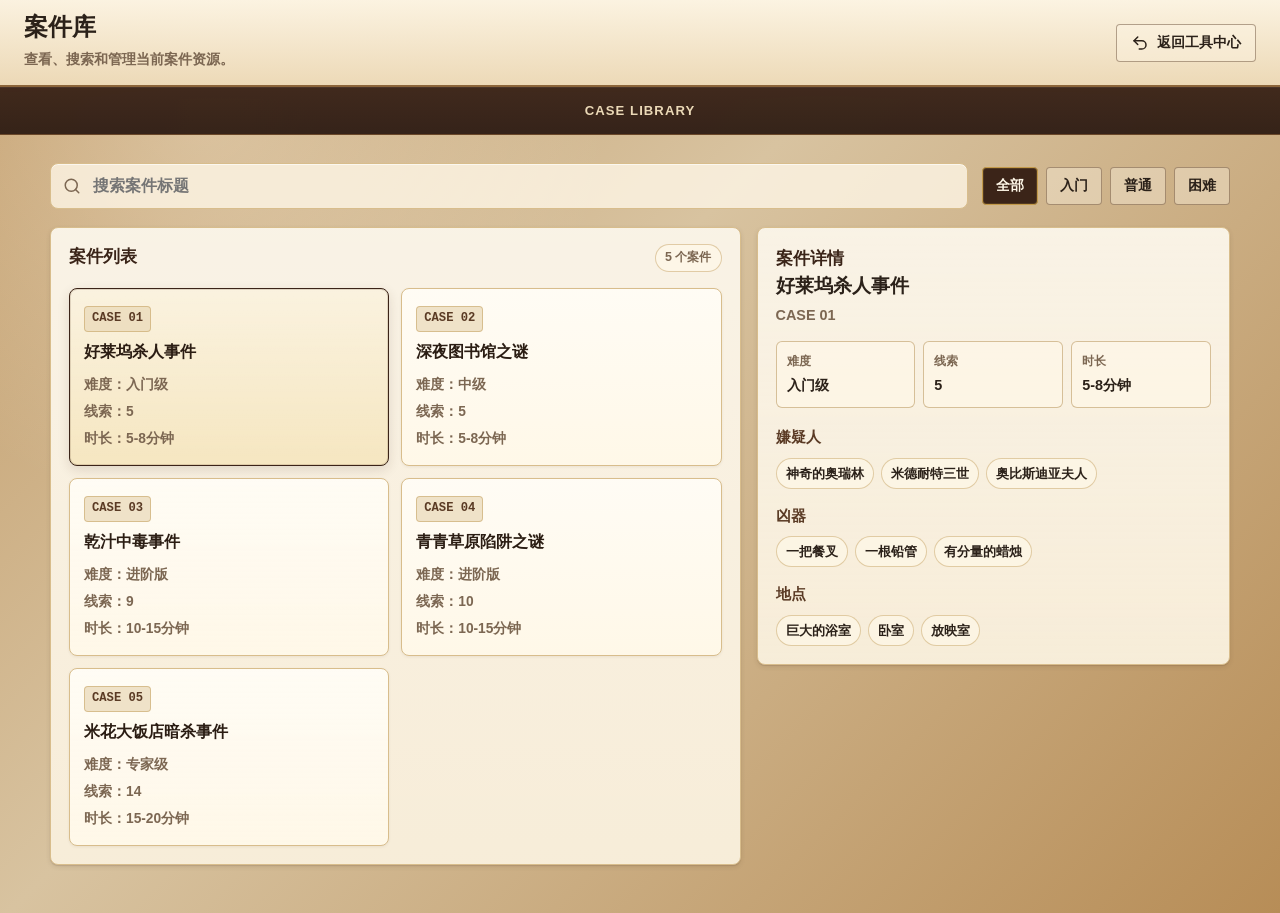
<file: tools/library.html>
<!DOCTYPE html>
<html lang="zh-CN">
<head>
    <meta charset="UTF-8">
    <meta name="viewport" content="width=device-width, initial-scale=1.0">
    <title>案件库</title>
    <style>
        :root {
            --bg-app: #D8C3A0;
            --bg-panel: #F6EBD6;
            --bg-paper: #FFF8E8;
            --bg-subtle: #EAD9B9;
            --bg-active: #F4E1B3;
            --bg-leather: #3B2418;
            --text-primary: #2B2119;
            --text-secondary: #7C6752;
            --text-disabled: #B8A58B;
            --accent-focus: #B3873A;
            --accent-brass: #C39A4A;
            --border-main: #C7AA7A;
            --border-paper: #D8BD8C;
            --shadow-card: 0 2px 5px rgba(58, 36, 24, 0.10), 0 1px 1px rgba(58, 36, 24, 0.12);
            --font-sans: "Noto Sans CJK SC", "PingFang SC", "Microsoft YaHei", sans-serif;
            --font-mono: "Roboto Mono", "Courier New", monospace;
        }

        * {
            box-sizing: border-box;
        }

        body {
            min-height: 100vh;
            margin: 0;
            background:
                radial-gradient(circle at 16% 12%, rgba(255, 248, 232, 0.32), transparent 30%),
                linear-gradient(135deg, #C19A67 0%, var(--bg-app) 42%, #B78D57 100%);
            color: var(--text-primary);
            font-family: var(--font-sans);
            line-height: 1.6;
        }

        a {
            color: inherit;
            text-decoration: none;
        }

        .topbar {
            min-height: 64px;
            display: flex;
            justify-content: space-between;
            align-items: center;
            gap: 20px;
            padding: 14px 24px;
            background:
                linear-gradient(180deg, rgba(255, 248, 232, 0.92) 0%, rgba(238, 219, 185, 0.95) 100%);
            border-bottom: 2px solid #8C653A;
            box-shadow: 0 2px 10px rgba(59, 36, 24, 0.18);
        }

        .brand {
            min-width: 0;
        }

        h1,
        h2,
        h3,
        p {
            margin: 0;
        }

        h1 {
            font-family: var(--font-mono);
            font-size: 1.5rem;
            line-height: 1.25;
            letter-spacing: 0;
        }

        .subtitle {
            margin-top: 4px;
            color: var(--text-secondary);
            font-size: 0.9rem;
            font-weight: 600;
        }

        .top-actions {
            display: flex;
            flex-wrap: wrap;
            justify-content: flex-end;
            gap: 10px;
        }

        .nav-btn,
        .filter-btn {
            display: inline-flex;
            align-items: center;
            justify-content: center;
            gap: 8px;
            min-height: 36px;
            border: 1px solid rgba(92, 61, 38, 0.45);
            border-radius: 4px;
            background: rgba(255, 248, 232, 0.38);
            color: var(--text-primary);
            font: inherit;
            font-size: 0.86rem;
            font-weight: 800;
            cursor: pointer;
        }

        .nav-btn {
            padding: 7px 14px;
        }

        .nav-btn:hover,
        .filter-btn:hover {
            background: var(--bg-paper);
            border-color: var(--accent-focus);
        }

        .toolbar-strip {
            min-height: 48px;
            background: linear-gradient(180deg, rgba(59, 36, 24, 0.96) 0%, rgba(47, 29, 20, 0.96) 100%);
            border-bottom: 1px solid rgba(123, 84, 46, 0.72);
            color: #EBD9B7;
            display: flex;
            justify-content: center;
            align-items: center;
            padding: 8px 20px;
            font-size: 0.82rem;
            font-weight: 800;
            letter-spacing: 0.08em;
            text-transform: uppercase;
            box-shadow: inset 0 1px 0 rgba(255,255,255,0.05);
        }

        .page {
            width: min(1180px, calc(100% - 40px));
            margin: 0 auto;
            padding: 28px 0 48px;
        }

        .controls {
            display: grid;
            grid-template-columns: minmax(260px, 1fr) auto;
            gap: 14px;
            align-items: center;
            margin-bottom: 18px;
        }

        .search-wrap {
            position: relative;
        }

        .search-icon {
            position: absolute;
            left: 13px;
            top: 50%;
            width: 18px;
            height: 18px;
            transform: translateY(-50%);
            color: var(--text-secondary);
            pointer-events: none;
        }

        .search-icon .lucide-icon {
            width: 100%;
            height: 100%;
            display: block;
        }

        .nav-btn .lucide-icon {
            width: 18px;
            height: 18px;
            display: block;
            flex-shrink: 0;
        }

        input {
            width: 100%;
            min-height: 42px;
            border: 1px solid var(--border-paper);
            border-radius: 8px;
            padding: 9px 12px 9px 42px;
            background: rgba(255, 248, 232, 0.78);
            color: var(--text-primary);
            font: inherit;
            font-weight: 650;
            box-shadow: inset 0 1px 0 rgba(255,255,255,0.62);
        }

        input:focus {
            outline: 2px solid rgba(179, 135, 58, 0.22);
            border-color: var(--accent-focus);
            background: var(--bg-paper);
        }

        .filter-group {
            display: flex;
            flex-wrap: wrap;
            justify-content: flex-end;
            gap: 8px;
        }

        .filter-btn {
            padding: 7px 13px;
        }

        .filter-btn.active {
            background: var(--bg-leather);
            color: #FFF8E8;
            border-color: var(--accent-brass);
            box-shadow: inset 0 0 0 1px rgba(195, 154, 74, 0.18);
        }

        .layout {
            display: grid;
            grid-template-columns: minmax(0, 1.05fr) minmax(320px, 0.72fr);
            gap: 16px;
            align-items: start;
        }

        .panel {
            border: 1px solid var(--border-paper);
            border-radius: 8px;
            background:
                linear-gradient(180deg, rgba(255,255,255,0.38) 0%, rgba(255, 248, 232, 0.14) 100%),
                var(--bg-panel);
            box-shadow: var(--shadow-card);
        }

        .panel-header {
            display: flex;
            justify-content: space-between;
            align-items: center;
            gap: 12px;
            padding: 16px 18px 0;
        }

        h2 {
            font-size: 1.05rem;
            color: #3A2418;
        }

        .count-pill {
            flex-shrink: 0;
            border: 1px solid rgba(179, 135, 58, 0.38);
            border-radius: 999px;
            padding: 3px 9px;
            background: rgba(255, 248, 232, 0.58);
            color: var(--text-secondary);
            font-size: 0.78rem;
            font-weight: 800;
        }

        .case-grid {
            display: grid;
            grid-template-columns: repeat(auto-fill, minmax(240px, 1fr));
            gap: 12px;
            padding: 16px 18px 18px;
        }

        .case-card {
            width: 100%;
            min-height: 178px;
            border: 1px solid var(--border-paper);
            border-radius: 8px;
            padding: 14px;
            background:
                linear-gradient(180deg, rgba(255,255,255,0.55) 0%, rgba(255, 248, 232, 0.42) 100%),
                var(--bg-paper);
            color: var(--text-primary);
            text-align: left;
            font: inherit;
            cursor: pointer;
            box-shadow: 0 1px 3px rgba(58, 36, 24, 0.07);
            transition: transform 0.15s ease, border-color 0.15s ease, box-shadow 0.15s ease;
        }

        .case-card:hover {
            border-color: var(--accent-focus);
            box-shadow: 0 5px 14px rgba(58, 36, 24, 0.14);
            transform: translateY(-2px);
        }

        .case-card.active {
            border-color: var(--bg-leather);
            background:
                linear-gradient(180deg, rgba(255,255,255,0.58), rgba(255,255,255,0.18)),
                var(--bg-active);
            box-shadow: inset 0 0 0 1px rgba(90, 58, 36, 0.16), 0 4px 12px rgba(58, 36, 24, 0.13);
        }

        .case-number {
            display: inline-flex;
            align-items: center;
            min-height: 24px;
            margin-bottom: 8px;
            border: 1px solid rgba(179, 135, 58, 0.40);
            border-radius: 4px;
            padding: 2px 7px;
            background: rgba(234, 217, 185, 0.74);
            color: #5A3A24;
            font-family: var(--font-mono);
            font-size: 0.76rem;
            font-weight: 800;
        }

        .case-title {
            margin-bottom: 12px;
            color: #2B1D13;
            font-size: 1.02rem;
            font-weight: 850;
            line-height: 1.35;
        }

        .case-meta {
            display: grid;
            gap: 5px;
            color: var(--text-secondary);
            font-size: 0.86rem;
            font-weight: 650;
        }

        .empty-state,
        .loading-state {
            padding: 38px 18px 42px;
            color: var(--text-secondary);
            text-align: center;
            font-weight: 800;
        }

        .detail-panel {
            position: sticky;
            top: 18px;
            padding: 18px;
        }

        .detail-title {
            margin-bottom: 6px;
            font-size: 1.2rem;
            line-height: 1.35;
        }

        .detail-summary {
            display: grid;
            grid-template-columns: repeat(3, 1fr);
            gap: 8px;
            margin: 14px 0 18px;
        }

        .summary-item {
            border: 1px solid rgba(199, 170, 122, 0.72);
            border-radius: 6px;
            padding: 10px;
            background: rgba(255, 248, 232, 0.58);
        }

        .summary-label {
            display: block;
            color: var(--text-secondary);
            font-size: 0.76rem;
            font-weight: 800;
        }

        .summary-value {
            display: block;
            margin-top: 2px;
            color: var(--text-primary);
            font-size: 0.9rem;
            font-weight: 850;
        }

        .detail-section {
            margin-top: 16px;
        }

        .detail-section h3 {
            margin-bottom: 8px;
            color: #5A3A24;
            font-size: 0.92rem;
        }

        .tag-list {
            display: flex;
            flex-wrap: wrap;
            gap: 7px;
        }

        .tag {
            border: 1px solid rgba(179, 135, 58, 0.38);
            border-radius: 999px;
            padding: 4px 9px;
            background: rgba(255, 248, 232, 0.62);
            color: var(--text-primary);
            font-size: 0.82rem;
            font-weight: 700;
        }

        .muted {
            color: var(--text-secondary);
            font-size: 0.9rem;
            font-weight: 600;
        }

        @media (max-width: 900px) {
            .topbar,
            .controls,
            .layout {
                display: block;
            }

            .top-actions,
            .filter-group {
                justify-content: flex-start;
                margin-top: 12px;
            }

            .layout .panel + .panel {
                margin-top: 16px;
            }

            .detail-panel {
                position: static;
            }
        }

        @media (max-width: 600px) {
            .topbar {
                align-items: flex-start;
                flex-direction: column;
            }

            .page {
                width: min(100% - 28px, 1180px);
                padding-top: 22px;
            }

            .case-grid,
            .detail-summary {
                grid-template-columns: 1fr;
            }
        }
    </style>
</head>
<body>
    <header class="topbar">
        <div class="brand">
            <h1>案件库</h1>
            <p class="subtitle">查看、搜索和管理当前案件资源。</p>
        </div>
        <nav class="top-actions" aria-label="页面导航">
            <a class="nav-btn" href="index.html">
                <span data-lucide="undo" aria-label="返回工具中心"></span>
                返回工具中心
            </a>
        </nav>
    </header>

    <div class="toolbar-strip">Case Library</div>

    <main class="page">
        <section class="controls" aria-label="案件搜索和筛选">
            <div class="search-wrap">
                <span class="search-icon" data-lucide="search" aria-hidden="true"></span>
                <input id="search-input" type="search" placeholder="搜索案件标题">
            </div>
            <div class="filter-group" aria-label="难度筛选">
                <button class="filter-btn active" type="button" data-filter="all">全部</button>
                <button class="filter-btn" type="button" data-filter="easy">入门</button>
                <button class="filter-btn" type="button" data-filter="medium">普通</button>
                <button class="filter-btn" type="button" data-filter="hard">困难</button>
            </div>
        </section>

        <div class="layout">
            <section class="panel" aria-labelledby="case-list-title">
                <div class="panel-header">
                    <h2 id="case-list-title">案件列表</h2>
                    <span class="count-pill" id="case-count">0 个案件</span>
                </div>
                <div class="case-grid" id="case-list"></div>
            </section>

            <aside class="panel detail-panel" aria-labelledby="case-detail-title">
                <h2 id="case-detail-title">案件详情</h2>
                <div id="case-detail">
                    <p class="muted">选择一个案件查看资源概览。</p>
                </div>
            </aside>
        </div>
    </main>

    <script src="../src/case-library.js"></script>
    <script src="../src/lucide-icons.js"></script>
    <script>
        const listEl = document.getElementById('case-list');
        const detailEl = document.getElementById('case-detail');
        const searchEl = document.getElementById('search-input');
        const countEl = document.getElementById('case-count');
        const filterButtons = Array.from(document.querySelectorAll('.filter-btn'));

        let indexData = { version: 1, cases: [] };
        let caseDetails = {};
        let selectedId = '';
        let activeFilter = 'all';

        function escapeHtml(value) {
            return String(value || '')
                .replaceAll('&', '&amp;')
                .replaceAll('<', '&lt;')
                .replaceAll('>', '&gt;')
                .replaceAll('"', '&quot;')
                .replaceAll("'", '&#039;');
        }

        function hydrateStaticIcons() {
            if (!window.CleverGridIcons) return;

            document.querySelectorAll('[data-lucide]').forEach(el => {
                const key = el.getAttribute('data-lucide');
                const iconName = window.CleverGridIcons.toolIconMap[key] || key;
                const label = el.getAttribute('aria-label') || '';
                el.innerHTML = window.CleverGridIcons.render(iconName, { label });
            });
        }

        function formatDifficulty(value) {
            return window.CleverGridCaseLibrary.formatDifficulty(value);
        }

        function normalizeDifficulty(value) {
            return window.CleverGridCaseLibrary.normalizeDifficulty(value);
        }

        function getDifficultyGroup(value) {
            const difficulty = normalizeDifficulty(value);
            if (difficulty === 'easy') return 'easy';
            if (difficulty === 'medium') return 'medium';
            if (difficulty === 'hard' || difficulty === 'expert') return 'hard';
            return '';
        }

        function getCaseNumber(id, index) {
            const match = String(id || '').match(/(\d+)/);
            const number = match ? Number(match[1]) : index + 1;
            return `CASE ${String(number).padStart(2, '0')}`;
        }

        function getCaseClues(data) {
            return Array.isArray(data && data.clues) ? data.clues : [];
        }

        function formatDurationValue(value) {
            if (value === undefined || value === null || value === '') return '';
            if (typeof value === 'number' && Number.isFinite(value)) return `${value}分钟`;
            return String(value);
        }

        function estimateDurationByClueCount(clueCount) {
            if (clueCount <= 5) return '5-8分钟';
            if (clueCount <= 10) return '10-15分钟';
            if (clueCount <= 15) return '15-20分钟';
            return '20-30分钟';
        }

        function getCaseDurationText(data) {
            const durationFields = ['estimatedTime', 'estimatedDuration', 'estimatedMinutes', 'timeMinutes', 'duration', 'playTime'];
            const explicitValue = durationFields
                .map(field => data && data[field])
                .find(value => value !== undefined && value !== null && value !== '');
            return formatDurationValue(explicitValue) || estimateDurationByClueCount(getCaseClues(data).length);
        }

        function getCaseViewModel(item, index) {
            const detail = caseDetails[item.id] || {};
            const clues = getCaseClues(detail);
            return {
                id: item.id,
                title: detail.title || item.title || '未命名案件',
                number: getCaseNumber(item.id, index),
                difficulty: formatDifficulty(detail.difficulty || item.difficulty) || '未标注',
                difficultyGroup: getDifficultyGroup(detail.difficulty || item.difficulty),
                clueCount: clues.length,
                duration: getCaseDurationText(detail)
            };
        }

        function filteredCases() {
            const query = searchEl.value.trim().toLowerCase();
            return indexData.cases.filter((item, index) => {
                const view = getCaseViewModel(item, index);
                const matchesTitle = !query || view.title.toLowerCase().includes(query);
                const matchesDifficulty = activeFilter === 'all' || view.difficultyGroup === activeFilter;
                return matchesTitle && matchesDifficulty;
            });
        }

        function renderList() {
            const rows = filteredCases();
            countEl.textContent = `${rows.length} 个案件`;

            if (!rows.length) {
                listEl.innerHTML = '<div class="empty-state">暂无符合条件的案件</div>';
                return;
            }

            listEl.innerHTML = rows.map(item => {
                const index = indexData.cases.findIndex(caseItem => caseItem.id === item.id);
                const view = getCaseViewModel(item, index);
                return `
                    <button class="case-card ${item.id === selectedId ? 'active' : ''}" type="button" data-id="${escapeHtml(item.id)}">
                        <span class="case-number">${escapeHtml(view.number)}</span>
                        <h3 class="case-title">${escapeHtml(view.title)}</h3>
                        <span class="case-meta">
                            <span>难度：${escapeHtml(view.difficulty)}</span>
                            <span>线索：${escapeHtml(view.clueCount)}</span>
                            <span>时长：${escapeHtml(view.duration)}</span>
                        </span>
                    </button>
                `;
            }).join('');
        }

        function renderTags(title, items) {
            const names = (Array.isArray(items) ? items : [])
                .map(item => item && item.name)
                .filter(Boolean);

            if (!names.length) return '';

            return `
                <section class="detail-section">
                    <h3>${escapeHtml(title)}</h3>
                    <div class="tag-list">
                        ${names.map(name => `<span class="tag">${escapeHtml(name)}</span>`).join('')}
                    </div>
                </section>
            `;
        }

        function renderDetail(caseData, entry) {
            const index = indexData.cases.findIndex(item => item.id === entry.id);
            const view = getCaseViewModel(entry, index);

            detailEl.innerHTML = `
                <h3 class="detail-title">${escapeHtml(view.title)}</h3>
                <p class="muted">${escapeHtml(view.number)}</p>
                <div class="detail-summary">
                    <div class="summary-item">
                        <span class="summary-label">难度</span>
                        <span class="summary-value">${escapeHtml(view.difficulty)}</span>
                    </div>
                    <div class="summary-item">
                        <span class="summary-label">线索</span>
                        <span class="summary-value">${escapeHtml(view.clueCount)}</span>
                    </div>
                    <div class="summary-item">
                        <span class="summary-label">时长</span>
                        <span class="summary-value">${escapeHtml(view.duration)}</span>
                    </div>
                </div>
                ${renderTags('嫌疑人', caseData.suspects)}
                ${renderTags('凶器', caseData.weapons)}
                ${renderTags('地点', caseData.locations)}
            `;
        }

        async function fetchCase(entry) {
            if (caseDetails[entry.id]) return caseDetails[entry.id];
            const response = await fetch(`../${entry.file}`, { cache: 'no-store' });
            if (!response.ok) throw new Error(entry.file);
            const data = await response.json();
            caseDetails[entry.id] = data;
            return data;
        }

        async function selectCase(id) {
            selectedId = id;
            renderList();

            const entry = indexData.cases.find(item => item.id === selectedId);
            if (!entry) return;

            try {
                const data = await fetchCase(entry);
                renderDetail(data, entry);
            } catch (error) {
                detailEl.innerHTML = '<p class="muted">案件读取失败，请稍后再试。</p>';
            }
        }

        listEl.addEventListener('click', event => {
            const card = event.target.closest('.case-card');
            if (!card) return;
            selectCase(card.dataset.id);
        });

        searchEl.addEventListener('input', renderList);

        filterButtons.forEach(button => {
            button.addEventListener('click', () => {
                activeFilter = button.dataset.filter;
                filterButtons.forEach(item => item.classList.toggle('active', item === button));
                renderList();
            });
        });

        hydrateStaticIcons();
        listEl.innerHTML = '<div class="loading-state">案件读取中...</div>';

        window.CleverGridCaseLibrary.loadIndex('../case-index.json')
            .then(async index => {
                indexData = index;
                const loadedCases = await Promise.all(indexData.cases.map(entry => {
                    return fetchCase(entry).catch(() => null);
                }));
                loadedCases.forEach((data, index) => {
                    if (data) caseDetails[indexData.cases[index].id] = data;
                });
                renderList();
                if (indexData.cases.length) selectCase(indexData.cases[0].id);
            })
            .catch(error => {
                listEl.innerHTML = '<div class="empty-state">暂无符合条件的案件</div>';
                detailEl.innerHTML = '<p class="muted">案件库读取失败，请检查案件资源。</p>';
            });
    </script>
</body>
</html>
</file>
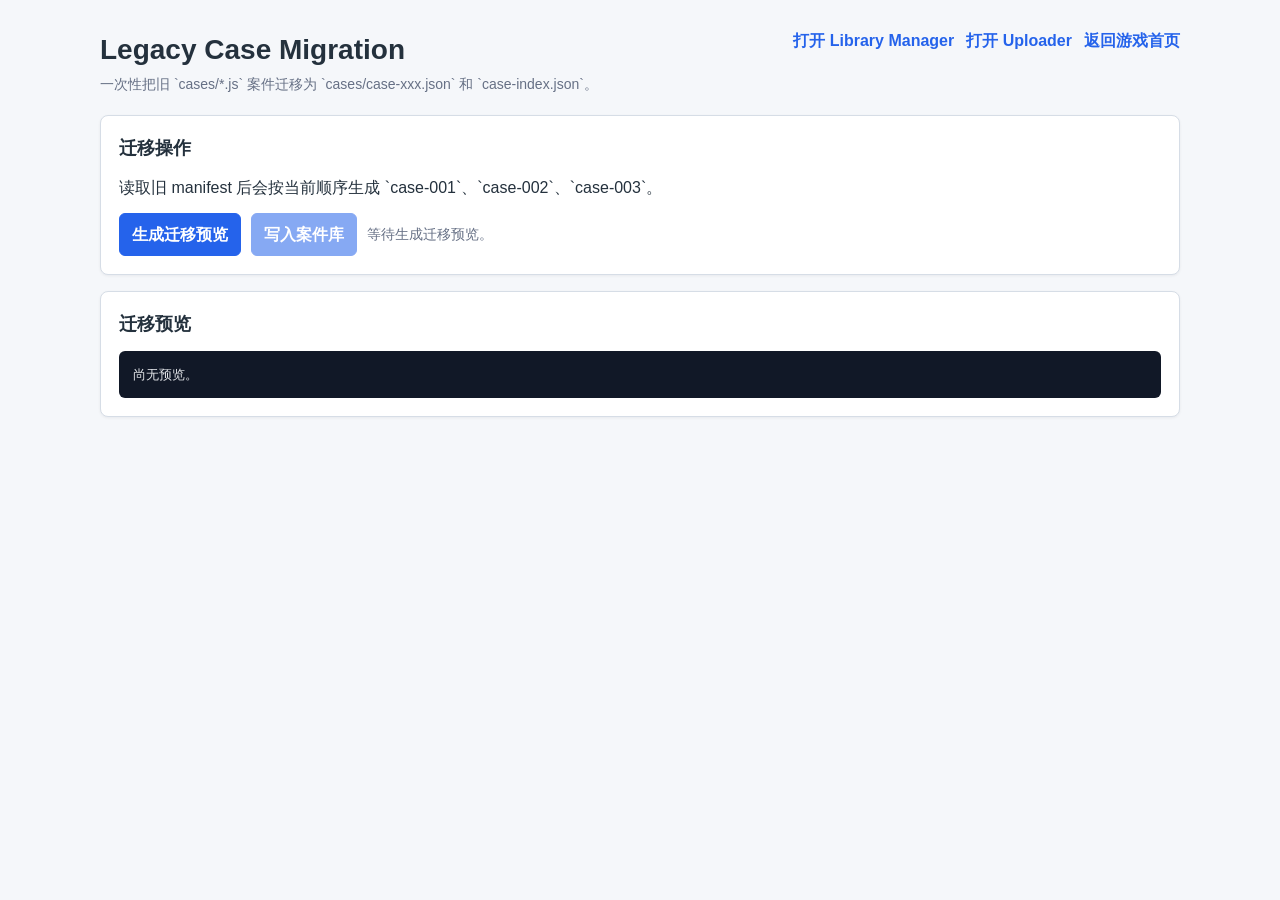
<file: tools/migrate-cases.html>
<!DOCTYPE html>
<html lang="zh-CN">
<head>
    <meta charset="UTF-8">
    <meta name="viewport" content="width=device-width, initial-scale=1.0">
    <title>Legacy Case Migration</title>
    <style>
        :root {
            --bg: #f5f7fa;
            --panel: #fff;
            --text: #24313d;
            --muted: #667085;
            --border: #d6dde6;
            --accent: #2563eb;
            --bad: #b3261e;
            --ok: #1f7a4d;
            --code-bg: #111827;
            --code-text: #e5e7eb;
        }

        * { box-sizing: border-box; }

        body {
            margin: 0;
            background: var(--bg);
            color: var(--text);
            font-family: "PingFang SC", "Microsoft YaHei", Arial, sans-serif;
            line-height: 1.6;
        }

        .page {
            max-width: 1120px;
            margin: 0 auto;
            padding: 28px 20px 48px;
        }

        .topbar {
            display: flex;
            justify-content: space-between;
            gap: 16px;
            margin-bottom: 20px;
        }

        h1, h2, p { margin: 0; }
        h1 { font-size: 28px; }
        h2 { font-size: 18px; margin-bottom: 12px; }

        .subtitle,
        .status {
            color: var(--muted);
            font-size: 14px;
        }

        .nav-links {
            display: flex;
            flex-wrap: wrap;
            gap: 12px;
            justify-content: flex-end;
        }

        a {
            color: var(--accent);
            font-weight: 700;
            text-decoration: none;
        }

        .panel {
            background: var(--panel);
            border: 1px solid var(--border);
            border-radius: 8px;
            padding: 18px;
            margin-bottom: 16px;
            box-shadow: 0 1px 3px rgba(16, 24, 40, 0.06);
        }

        button {
            min-height: 38px;
            border: 1px solid var(--accent);
            border-radius: 6px;
            padding: 8px 12px;
            background: var(--accent);
            color: #fff;
            font: inherit;
            font-weight: 700;
            cursor: pointer;
        }

        button:disabled {
            cursor: not-allowed;
            opacity: 0.55;
        }

        .actions {
            display: flex;
            flex-wrap: wrap;
            gap: 10px;
            align-items: center;
            margin-top: 12px;
        }

        pre {
            max-height: 520px;
            overflow: auto;
            margin: 0;
            padding: 14px;
            border-radius: 6px;
            background: var(--code-bg);
            color: var(--code-text);
            font: 13px/1.5 ui-monospace, SFMono-Regular, Menlo, Consolas, monospace;
        }

        .ok { color: var(--ok); }
        .bad { color: var(--bad); }
    </style>
</head>
<body>
    <main class="page">
        <div class="topbar">
            <div>
                <h1>Legacy Case Migration</h1>
                <p class="subtitle">一次性把旧 `cases/*.js` 案件迁移为 `cases/case-xxx.json` 和 `case-index.json`。</p>
            </div>
            <nav class="nav-links">
                <a href="library.html">打开 Library Manager</a>
                <a href="uploader.html">打开 Uploader</a>
                <a href="../index.html">返回游戏首页</a>
            </nav>
        </div>

        <section class="panel">
            <h2>迁移操作</h2>
            <p>读取旧 manifest 后会按当前顺序生成 `case-001`、`case-002`、`case-003`。</p>
            <div class="actions">
                <button id="preview-button" type="button">生成迁移预览</button>
                <button id="write-button" type="button" disabled>写入案件库</button>
                <span class="status" id="status">等待生成迁移预览。</span>
            </div>
        </section>

        <section class="panel">
            <h2>迁移预览</h2>
            <pre id="preview-output">尚无预览。</pre>
        </section>
    </main>

    <script src="../cases/manifest.js"></script>
    <script src="../src/case-loader.js"></script>
    <script src="../data.js"></script>
    <script src="../src/case-library.js"></script>
    <script>
        const previewButton = document.getElementById('preview-button');
        const writeButton = document.getElementById('write-button');
        const statusEl = document.getElementById('status');
        const previewOutput = document.getElementById('preview-output');
        let migration = null;

        function setStatus(text, state) {
            statusEl.textContent = text;
            statusEl.className = `status ${state || ''}`;
        }

        async function buildMigration() {
            await window.CleverGridCaseLoader.load({ basePath: '../cases/' });
            const legacyCases = window.CleverGridData.install();
            migration = window.CleverGridCaseLibrary.migrateLegacyCases(legacyCases);
            previewOutput.textContent = JSON.stringify({
                index: migration.index,
                files: migration.files.map(file => file.path)
            }, null, 2);
            writeButton.disabled = false;
            setStatus(`已生成迁移预览：${migration.files.length} 个案件。`, 'ok');
        }

        previewButton.addEventListener('click', () => {
            buildMigration().catch(error => {
                setStatus(`迁移预览失败：${error && error.message ? error.message : '未知错误'}`, 'bad');
            });
        });

        writeButton.addEventListener('click', async () => {
            if (!migration) return;
            if (!window.showDirectoryPicker) {
                setStatus('当前浏览器不支持直接写入文件夹。请使用支持 File System Access API 的浏览器。', 'bad');
                return;
            }

            try {
                setStatus('请选择 CleverGrid 项目文件夹。');
                await window.CleverGridCaseLibrary.writeMigrationToDirectory(migration);
                setStatus('迁移已写入：cases/*.json 和 case-index.json。', 'ok');
                writeButton.disabled = true;
            } catch (error) {
                setStatus(`迁移写入失败：${error && error.message ? error.message : '未完成写入'}`, 'bad');
            }
        });
    </script>
</body>
</html>
</file>
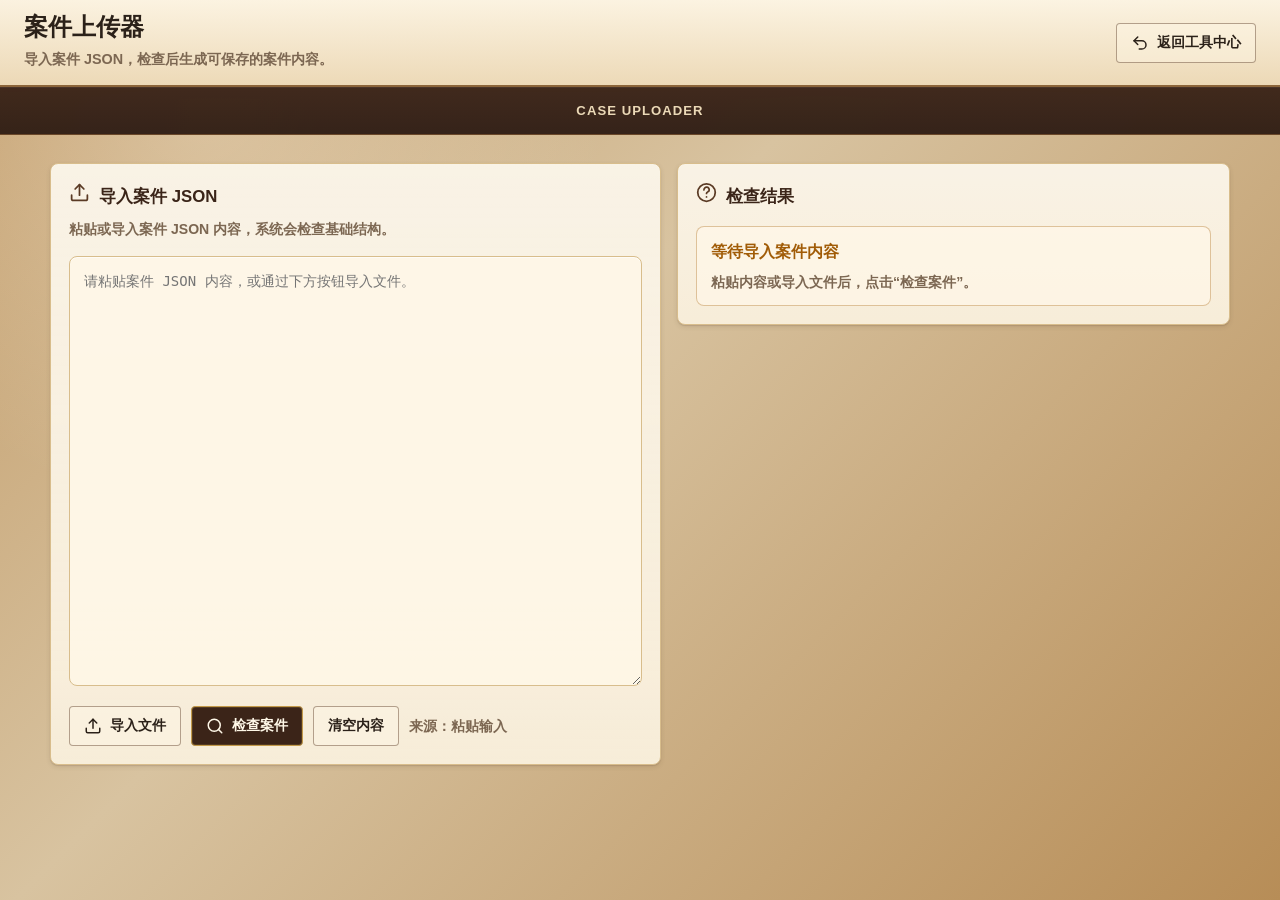
<file: tools/uploader.html>
<!DOCTYPE html>
<html lang="zh-CN">
<head>
    <meta charset="UTF-8">
    <meta name="viewport" content="width=device-width, initial-scale=1.0">
    <title>案件上传器</title>
    <style>
        :root {
            --bg-app: #D8C3A0;
            --bg-panel: #F6EBD6;
            --bg-paper: #FFF8E8;
            --bg-subtle: #EAD9B9;
            --bg-active: #F4E1B3;
            --bg-leather: #3B2418;
            --text-primary: #2B2119;
            --text-secondary: #7C6752;
            --text-disabled: #B8A58B;
            --accent-focus: #B3873A;
            --accent-brass: #C39A4A;
            --ink-check: #2F6844;
            --ink-cross: #8E2F24;
            --warn: #A15C07;
            --border-main: #C7AA7A;
            --border-paper: #D8BD8C;
            --shadow-card: 0 2px 5px rgba(58, 36, 24, 0.10), 0 1px 1px rgba(58, 36, 24, 0.12);
            --font-sans: "Noto Sans CJK SC", "PingFang SC", "Microsoft YaHei", sans-serif;
            --font-mono: "Roboto Mono", "Courier New", monospace;
        }

        * {
            box-sizing: border-box;
        }

        body {
            min-height: 100vh;
            margin: 0;
            background:
                radial-gradient(circle at 16% 12%, rgba(255, 248, 232, 0.32), transparent 30%),
                linear-gradient(135deg, #C19A67 0%, var(--bg-app) 42%, #B78D57 100%);
            color: var(--text-primary);
            font-family: var(--font-sans);
            line-height: 1.6;
        }

        a {
            color: inherit;
            text-decoration: none;
        }

        .topbar {
            min-height: 64px;
            display: flex;
            justify-content: space-between;
            align-items: center;
            gap: 20px;
            padding: 14px 24px;
            background:
                linear-gradient(180deg, rgba(255, 248, 232, 0.92) 0%, rgba(238, 219, 185, 0.95) 100%);
            border-bottom: 2px solid #8C653A;
            box-shadow: 0 2px 10px rgba(59, 36, 24, 0.18);
        }

        .brand {
            min-width: 0;
        }

        h1,
        h2,
        h3,
        p {
            margin: 0;
        }

        h1 {
            font-family: var(--font-mono);
            font-size: 1.5rem;
            line-height: 1.25;
            letter-spacing: 0;
        }

        .subtitle {
            margin-top: 4px;
            color: var(--text-secondary);
            font-size: 0.9rem;
            font-weight: 600;
        }

        .top-actions {
            display: flex;
            flex-wrap: wrap;
            justify-content: flex-end;
            gap: 10px;
        }

        .nav-btn,
        button,
        .file-label {
            display: inline-flex;
            align-items: center;
            justify-content: center;
            gap: 8px;
            min-height: 38px;
            border: 1px solid rgba(92, 61, 38, 0.45);
            border-radius: 4px;
            background: rgba(255, 248, 232, 0.42);
            color: var(--text-primary);
            font: inherit;
            font-size: 0.86rem;
            font-weight: 800;
            cursor: pointer;
        }

        .nav-btn,
        button,
        .file-label {
            padding: 8px 14px;
        }

        .nav-btn:hover,
        button:hover:not(:disabled),
        .file-label:hover {
            background: var(--bg-paper);
            border-color: var(--accent-focus);
        }

        button.primary {
            background: var(--bg-leather);
            color: #FFF8E8;
            border-color: var(--accent-brass);
            box-shadow: inset 0 0 0 1px rgba(195, 154, 74, 0.18);
        }

        button.primary:hover:not(:disabled) {
            background: #2F1D14;
        }

        button:disabled {
            cursor: not-allowed;
            opacity: 0.48;
        }

        .nav-btn .lucide-icon,
        button .lucide-icon,
        .file-label .lucide-icon {
            width: 18px;
            height: 18px;
            display: block;
            flex-shrink: 0;
        }

        .toolbar-strip {
            min-height: 48px;
            background: linear-gradient(180deg, rgba(59, 36, 24, 0.96) 0%, rgba(47, 29, 20, 0.96) 100%);
            border-bottom: 1px solid rgba(123, 84, 46, 0.72);
            color: #EBD9B7;
            display: flex;
            justify-content: center;
            align-items: center;
            padding: 8px 20px;
            font-size: 0.82rem;
            font-weight: 800;
            letter-spacing: 0.08em;
            text-transform: uppercase;
            box-shadow: inset 0 1px 0 rgba(255,255,255,0.05);
        }

        .page {
            width: min(1180px, calc(100% - 40px));
            margin: 0 auto;
            padding: 28px 0 48px;
        }

        .layout {
            display: grid;
            grid-template-columns: minmax(0, 1.05fr) minmax(360px, 0.95fr);
            gap: 16px;
            align-items: start;
        }

        .panel {
            border: 1px solid var(--border-paper);
            border-radius: 8px;
            background:
                linear-gradient(180deg, rgba(255,255,255,0.38) 0%, rgba(255, 248, 232, 0.14) 100%),
                var(--bg-panel);
            box-shadow: var(--shadow-card);
            padding: 18px;
        }

        .panel + .panel {
            margin-top: 16px;
        }

        .panel-title {
            display: flex;
            align-items: center;
            gap: 9px;
            margin-bottom: 6px;
            color: #3A2418;
            font-size: 1.05rem;
        }

        .panel-title .lucide-icon {
            width: 21px;
            height: 21px;
            color: #5A3A24;
        }

        .panel-note,
        .source-note,
        .copy-status {
            color: var(--text-secondary);
            font-size: 0.88rem;
            font-weight: 600;
        }

        textarea {
            width: 100%;
            min-height: 430px;
            resize: vertical;
            margin-top: 16px;
            border: 1px solid var(--border-paper);
            border-radius: 8px;
            padding: 14px;
            background: rgba(255, 248, 232, 0.82);
            color: var(--text-primary);
            font: 14px/1.55 ui-monospace, SFMono-Regular, Menlo, Consolas, monospace;
            box-shadow: inset 0 1px 0 rgba(255,255,255,0.62);
        }

        textarea:focus {
            outline: 2px solid rgba(179, 135, 58, 0.22);
            border-color: var(--accent-focus);
            background: var(--bg-paper);
        }

        .actions,
        .action-buttons {
            display: flex;
            flex-wrap: wrap;
            gap: 10px;
            align-items: center;
            margin-top: 12px;
        }

        input[type="file"] {
            position: absolute;
            width: 1px;
            height: 1px;
            overflow: hidden;
            clip: rect(0, 0, 0, 0);
        }

        .result-list {
            display: grid;
            gap: 10px;
            margin-top: 14px;
        }

        .result-block {
            border: 1px solid rgba(199, 170, 122, 0.72);
            border-radius: 8px;
            padding: 12px 14px;
            background: rgba(255, 248, 232, 0.58);
        }

        .result-block.ok {
            border-color: rgba(47, 104, 68, 0.44);
            background: rgba(237, 248, 242, 0.72);
        }

        .result-block.bad {
            border-color: rgba(142, 47, 36, 0.42);
            background: rgba(255, 241, 240, 0.70);
        }

        .result-block.warn {
            border-color: rgba(161, 92, 7, 0.34);
            background: rgba(255, 247, 232, 0.72);
        }

        .result-title {
            margin: 0 0 6px;
            font-weight: 850;
        }

        .result-title.ok {
            color: var(--ink-check);
        }

        .result-title.bad {
            color: var(--ink-cross);
        }

        .result-title.warn {
            color: var(--warn);
        }

        ul {
            margin: 6px 0 0;
            padding-left: 20px;
        }

        li {
            margin: 3px 0;
            color: var(--text-secondary);
            font-weight: 650;
        }

        .preview-panel[hidden],
        .action-panel[hidden],
        #standard-output[hidden] {
            display: none;
        }

        .preview-title {
            margin-top: 10px;
            font-size: 1.18rem;
            line-height: 1.35;
        }

        .preview-number {
            margin-top: 2px;
            color: var(--text-secondary);
            font-family: var(--font-mono);
            font-size: 0.86rem;
            font-weight: 850;
        }

        .preview-summary {
            display: grid;
            grid-template-columns: repeat(3, 1fr);
            gap: 8px;
            margin: 14px 0 18px;
        }

        .summary-item {
            border: 1px solid rgba(199, 170, 122, 0.72);
            border-radius: 6px;
            padding: 10px;
            background: rgba(255, 248, 232, 0.58);
        }

        .summary-label {
            display: block;
            color: var(--text-secondary);
            font-size: 0.76rem;
            font-weight: 800;
        }

        .summary-value {
            display: block;
            margin-top: 2px;
            color: var(--text-primary);
            font-size: 0.9rem;
            font-weight: 850;
        }

        .preview-section {
            margin-top: 16px;
        }

        .preview-section h3 {
            margin-bottom: 8px;
            color: #5A3A24;
            font-size: 0.92rem;
        }

        .tag-list {
            display: flex;
            flex-wrap: wrap;
            gap: 7px;
        }

        .tag {
            border: 1px solid rgba(179, 135, 58, 0.38);
            border-radius: 999px;
            padding: 4px 9px;
            background: rgba(255, 248, 232, 0.62);
            color: var(--text-primary);
            font-size: 0.82rem;
            font-weight: 700;
        }

        .action-panel {
            background:
                linear-gradient(180deg, rgba(255,255,255,0.48), rgba(255,255,255,0.14)),
                var(--bg-active);
        }

        @media (max-width: 900px) {
            .topbar,
            .layout {
                display: block;
            }

            .top-actions {
                justify-content: flex-start;
                margin-top: 12px;
            }

            .layout .panel + .panel,
            .right-column {
                margin-top: 16px;
            }
        }

        @media (max-width: 600px) {
            .topbar {
                align-items: flex-start;
                flex-direction: column;
            }

            .page {
                width: min(100% - 28px, 1180px);
                padding-top: 22px;
            }

            .preview-summary {
                grid-template-columns: 1fr;
            }
        }
    </style>
</head>
<body>
    <header class="topbar">
        <div class="brand">
            <h1>案件上传器</h1>
            <p class="subtitle">导入案件 JSON，检查后生成可保存的案件内容。</p>
        </div>
        <nav class="top-actions" aria-label="页面导航">
            <a class="nav-btn" href="index.html">
                <span data-lucide="undo" aria-label="返回工具中心"></span>
                返回工具中心
            </a>
        </nav>
    </header>

    <div class="toolbar-strip">CASE UPLOADER</div>

    <main class="page">
        <div class="layout">
            <section class="panel">
                <h2 class="panel-title">
                    <span data-lucide="upload" aria-hidden="true"></span>
                    导入案件 JSON
                </h2>
                <p class="panel-note">粘贴或导入案件 JSON 内容，系统会检查基础结构。</p>

                <textarea id="json-input" spellcheck="false" placeholder="请粘贴案件 JSON 内容，或通过下方按钮导入文件。"></textarea>

                <div class="actions">
                    <label class="file-label" for="json-file">
                        <span data-lucide="upload" aria-hidden="true"></span>
                        导入文件
                    </label>
                    <input id="json-file" type="file" accept=".json,application/json">
                    <button class="primary" id="validate-button" type="button">
                        <span data-lucide="search" aria-hidden="true"></span>
                        检查案件
                    </button>
                    <button id="clear-button" type="button">清空内容</button>
                    <span class="source-note" id="source-note">来源：粘贴输入</span>
                </div>
            </section>

            <div class="right-column">
                <section class="panel">
                    <h2 class="panel-title">
                        <span data-lucide="circleHelp" aria-hidden="true"></span>
                        检查结果
                    </h2>
                    <div class="result-list" id="result-list">
                        <div class="result-block warn">
                            <p class="result-title warn">等待导入案件内容</p>
                            <p class="panel-note">粘贴内容或导入文件后，点击“检查案件”。</p>
                        </div>
                    </div>
                </section>

                <section class="panel preview-panel" id="preview-panel" hidden>
                    <h2 class="panel-title">
                        <span data-lucide="library" aria-hidden="true"></span>
                        案件预览
                    </h2>
                    <div id="case-preview"></div>
                </section>

                <section class="panel action-panel" id="action-panel" hidden>
                    <h2 class="panel-title">
                        <span data-lucide="download" aria-hidden="true"></span>
                        生成案件内容
                    </h2>
                    <p class="panel-note" id="library-status">通过全部检查后可生成案件文件。</p>
                    <div class="action-buttons">
                        <button class="primary" id="add-library-button" type="button" disabled>生成案件文件</button>
                        <button id="copy-button" type="button" disabled>复制案件内容</button>
                    </div>
                    <div class="copy-status" id="copy-status"></div>
                    <pre id="standard-output" hidden></pre>
                </section>
            </div>
        </div>
    </main>

    <script src="../src/case-library.js"></script>
    <script src="../src/lucide-icons.js"></script>
    <script src="../src/solver.js"></script>
    <script src="../src/validator.js"></script>
    <script>
        const inputEl = document.getElementById('json-input');
        const fileEl = document.getElementById('json-file');
        const sourceNoteEl = document.getElementById('source-note');
        const resultListEl = document.getElementById('result-list');
        const standardOutputEl = document.getElementById('standard-output');
        const copyButtonEl = document.getElementById('copy-button');
        const copyStatusEl = document.getElementById('copy-status');
        const addLibraryButtonEl = document.getElementById('add-library-button');
        const libraryStatusEl = document.getElementById('library-status');
        const previewPanelEl = document.getElementById('preview-panel');
        const previewEl = document.getElementById('case-preview');
        const actionPanelEl = document.getElementById('action-panel');

        let standardJson = '';
        let validatedCaseData = null;

        function escapeHtml(value) {
            return String(value)
                .replaceAll('&', '&amp;')
                .replaceAll('<', '&lt;')
                .replaceAll('>', '&gt;')
                .replaceAll('"', '&quot;')
                .replaceAll("'", '&#039;');
        }

        function hydrateStaticIcons() {
            if (!window.CleverGridIcons) return;

            document.querySelectorAll('[data-lucide]').forEach(el => {
                const key = el.getAttribute('data-lucide');
                const iconName = window.CleverGridIcons.toolIconMap[key] || key;
                const label = el.getAttribute('aria-label') || '';
                el.innerHTML = window.CleverGridIcons.render(iconName, { label });
            });
        }

        function toUserMessage(message) {
            return String(message || '')
                .replaceAll('Solver', '解题器')
                .replaceAll('fullTruth', '完整真相配置')
                .replaceAll('solution', '答案配置')
                .replaceAll('sourceClueId', '线索来源')
                .replaceAll('entity id', '资源编号')
                .replaceAll('difficulty', '难度')
                .replaceAll('version', '版本')
                .replaceAll('title', '案件标题')
                .replaceAll('suspects', '嫌疑人')
                .replaceAll('suspect', '嫌疑人')
                .replaceAll('weapons', '凶器')
                .replaceAll('weapon', '凶器')
                .replaceAll('locations', '地点')
                .replaceAll('location', '地点')
                .replaceAll('clues', '线索')
                .replaceAll('clue', '线索')
                .replaceAll('rules', '推理规则')
                .replaceAll('rule', '推理规则')
                .replaceAll('type', '类型')
                .replaceAll('left', '左侧资源')
                .replaceAll('right', '右侧资源')
                .replaceAll('name', '名称')
                .replaceAll('same / notSame', '相同 / 不同')
                .replaceAll('same', '相同')
                .replaceAll('notSame', '不同')
                .replace(/\bid\b/gi, '编号')
                .replaceAll('easy / medium / hard / expert', '入门 / 普通 / 困难 / 专家');
        }

        function renderBlock(state, title, messages) {
            const safeMessages = Array.isArray(messages) ? messages.map(toUserMessage) : [];
            const body = safeMessages.length
                ? `<ul>${safeMessages.map(message => `<li>${escapeHtml(message)}</li>`).join('')}</ul>`
                : '<p class="panel-note">通过</p>';

            return `
                <div class="result-block ${state}">
                    <p class="result-title ${state}">${escapeHtml(title)}</p>
                    ${body}
                </div>
            `;
        }

        function renderUniqueSolutionBlock(result, answerResult) {
            const uniqueMismatch = result.status === 'unique' && result.matchesSolution === false;
            const state = {
                unique: uniqueMismatch ? 'bad' : 'ok',
                multiple: 'bad',
                none: 'bad',
                unsupported: 'warn',
                error: 'bad'
            }[result.status] || 'bad';
            const title = {
                unique: uniqueMismatch ? '唯一解检查失败' : '唯一解检查通过',
                multiple: '唯一解检查失败',
                none: '唯一解检查失败',
                unsupported: '唯一解检查暂未启用',
                error: '唯一解检查失败'
            }[result.status] || '唯一解检查失败';
            const messages = Array.isArray(result.messages) ? result.messages.slice() : [];

            if (answerResult && answerResult.enabled && !answerResult.ok) {
                messages.unshift('答案检查失败，唯一解检查结果仅供参考。');
            }

            return renderBlock(state, title, messages);
        }

        function renderResults(blocks) {
            resultListEl.innerHTML = blocks.join('');
        }

        function resetOutput() {
            standardJson = '';
            validatedCaseData = null;
            standardOutputEl.textContent = '';
            copyButtonEl.disabled = true;
            addLibraryButtonEl.disabled = true;
            copyStatusEl.textContent = '';
            libraryStatusEl.textContent = '通过全部检查后可生成案件文件。';
            previewPanelEl.hidden = true;
            actionPanelEl.hidden = true;
            previewEl.innerHTML = '';
        }

        function buildParseError() {
            return [
                '请检查是否存在多余逗号。',
                '请检查文字是否使用双引号。',
                '请检查是否存在未闭合的大括号。'
            ];
        }

        function parseInput() {
            const raw = inputEl.value.trim();
            if (!raw) {
                return {
                    ok: false,
                    data: null,
                    messages: ['请输入或上传案件 JSON。']
                };
            }

            try {
                return {
                    ok: true,
                    data: JSON.parse(raw),
                    messages: []
                };
            } catch (error) {
                return {
                    ok: false,
                    data: null,
                    messages: buildParseError(error)
                };
            }
        }

        function formatDifficulty(value) {
            return window.CleverGridCaseLibrary.formatDifficulty(value) || '未标注';
        }

        function getCaseClues(data) {
            return Array.isArray(data && data.clues) ? data.clues : [];
        }

        function formatDurationValue(value) {
            if (value === undefined || value === null || value === '') return '';
            if (typeof value === 'number' && Number.isFinite(value)) return `${value}分钟`;
            return String(value);
        }

        function estimateDurationByClueCount(clueCount) {
            if (clueCount <= 5) return '5-8分钟';
            if (clueCount <= 10) return '10-15分钟';
            if (clueCount <= 15) return '15-20分钟';
            return '20-30分钟';
        }

        function getCaseDurationText(data) {
            const durationFields = ['estimatedTime', 'estimatedDuration', 'estimatedMinutes', 'timeMinutes', 'duration', 'playTime'];
            const explicitValue = durationFields
                .map(field => data && data[field])
                .find(value => value !== undefined && value !== null && value !== '');
            return formatDurationValue(explicitValue) || estimateDurationByClueCount(getCaseClues(data).length);
        }

        function renderTags(title, items) {
            const names = (Array.isArray(items) ? items : [])
                .map(item => item && item.name)
                .filter(Boolean);

            if (!names.length) return '';

            return `
                <section class="preview-section">
                    <h3>${escapeHtml(title)}</h3>
                    <div class="tag-list">
                        ${names.map(name => `<span class="tag">${escapeHtml(name)}</span>`).join('')}
                    </div>
                </section>
            `;
        }

        function renderPreview(caseData) {
            const clues = getCaseClues(caseData);
            previewEl.innerHTML = `
                <h3 class="preview-title">${escapeHtml(caseData.title || '未命名案件')}</h3>
                <p class="preview-number">案件编号：保存时自动生成</p>
                <div class="preview-summary">
                    <div class="summary-item">
                        <span class="summary-label">难度</span>
                        <span class="summary-value">${escapeHtml(formatDifficulty(caseData.difficulty))}</span>
                    </div>
                    <div class="summary-item">
                        <span class="summary-label">线索数</span>
                        <span class="summary-value">${escapeHtml(clues.length)}</span>
                    </div>
                    <div class="summary-item">
                        <span class="summary-label">预计时长</span>
                        <span class="summary-value">${escapeHtml(getCaseDurationText(caseData))}</span>
                    </div>
                </div>
                ${renderTags('嫌疑人', caseData.suspects)}
                ${renderTags('凶器', caseData.weapons)}
                ${renderTags('地点', caseData.locations)}
            `;
            previewPanelEl.hidden = false;
        }

        function validateCurrentInput() {
            resetOutput();

            const parseResult = parseInput();
            const blocks = [];

            if (!parseResult.ok) {
                blocks.push(renderBlock('bad', '案件内容解析失败', parseResult.messages));
                blocks.push(renderBlock('warn', '案件结构检查已跳过', ['请先修正导入内容。']));
                renderResults(blocks);
                return;
            }

            blocks.push(renderBlock('ok', '案件内容解析通过', []));

            const formatResult = window.CleverGridValidator.validateUploadedCase(parseResult.data);
            if (!formatResult.ok) {
                blocks.push(renderBlock('bad', '案件结构检查失败', formatResult.errors));
                blocks.push(renderBlock('warn', '答案检查已跳过', ['请先修正案件结构。']));
                renderResults(blocks);
                return;
            }

            blocks.push(renderBlock('ok', '案件结构检查通过', []));
            if (formatResult.warnings && formatResult.warnings.length) {
                blocks.push(renderBlock('warn', '案件结构提醒', formatResult.warnings));
            }

            const answerResult = window.CleverGridValidator.validateUploadedCaseAnswer(parseResult.data);
            if (!answerResult.enabled) {
                blocks.push(renderBlock('warn', '答案检查暂未启用', answerResult.messages));
            } else if (answerResult.ok) {
                blocks.push(renderBlock('ok', '答案检查通过', []));
            } else {
                blocks.push(renderBlock('bad', '答案检查失败', answerResult.messages));
            }

            const uniqueResult = window.CleverGridValidator.validateUploadedUniqueSolution(parseResult.data);
            blocks.push(renderUniqueSolutionBlock(uniqueResult, answerResult));

            const normalized = window.CleverGridValidator.normalizeUploadedCase(parseResult.data);
            standardJson = JSON.stringify(normalized, null, 2);
            standardOutputEl.textContent = standardJson;
            copyButtonEl.disabled = false;
            actionPanelEl.hidden = false;
            renderPreview(normalized);

            const canAddToLibrary = answerResult.enabled
                && answerResult.ok
                && uniqueResult.status === 'unique'
                && uniqueResult.matchesSolution === true;
            addLibraryButtonEl.disabled = !canAddToLibrary;
            validatedCaseData = canAddToLibrary ? normalized : null;
            libraryStatusEl.textContent = canAddToLibrary
                ? '已通过全部检查，可以生成案件文件。'
                : '需要结构、答案和唯一解检查全部通过后才能生成案件文件。';
            renderResults(blocks);
        }

        fileEl.addEventListener('change', () => {
            const file = fileEl.files && fileEl.files[0];
            if (!file) return;

            const reader = new FileReader();
            reader.onload = () => {
                inputEl.value = String(reader.result || '');
                sourceNoteEl.textContent = `来源：${file.name}`;
                resetOutput();
                renderResults([
                    renderBlock('warn', '等待导入案件内容', [`已读取文件：${file.name}。点击“检查案件”开始检查。`])
                ]);
            };
            reader.onerror = () => {
                renderResults([
                    renderBlock('bad', '文件读取失败', ['请重新选择文件，或直接粘贴案件内容。'])
                ]);
            };
            reader.readAsText(file);
        });

        inputEl.addEventListener('input', () => {
            sourceNoteEl.textContent = '来源：粘贴输入';
            resetOutput();
        });

        document.getElementById('validate-button').addEventListener('click', validateCurrentInput);

        document.getElementById('clear-button').addEventListener('click', () => {
            inputEl.value = '';
            fileEl.value = '';
            sourceNoteEl.textContent = '来源：粘贴输入';
            resetOutput();
            renderResults([
                renderBlock('warn', '等待导入案件内容', ['粘贴内容或导入文件后，点击“检查案件”。'])
            ]);
        });

        copyButtonEl.addEventListener('click', async () => {
            if (!standardJson) return;

            try {
                await navigator.clipboard.writeText(standardJson);
                copyStatusEl.textContent = '案件内容已复制';
            } catch (error) {
                const selection = window.getSelection();
                const range = document.createRange();
                range.selectNodeContents(standardOutputEl);
                selection.removeAllRanges();
                selection.addRange(range);
                copyStatusEl.textContent = '已选中案件内容，请手动复制';
            }
        });

        addLibraryButtonEl.addEventListener('click', async () => {
            if (!validatedCaseData) return;

            if (!window.showDirectoryPicker) {
                libraryStatusEl.textContent = '当前浏览器不支持直接保存到项目文件夹。请复制案件内容后手动保存。';
                return;
            }

            try {
                libraryStatusEl.textContent = '请选择 CleverGrid 项目文件夹。';
                await window.CleverGridCaseLibrary.addCaseToDirectory(validatedCaseData);
                libraryStatusEl.textContent = '案件文件已生成。';
                addLibraryButtonEl.disabled = true;
                validatedCaseData = null;
            } catch (error) {
                libraryStatusEl.textContent = '生成案件文件失败，请确认已选择正确的项目文件夹。';
            }
        });

        hydrateStaticIcons();
    </script>
</body>
</html>
</file>
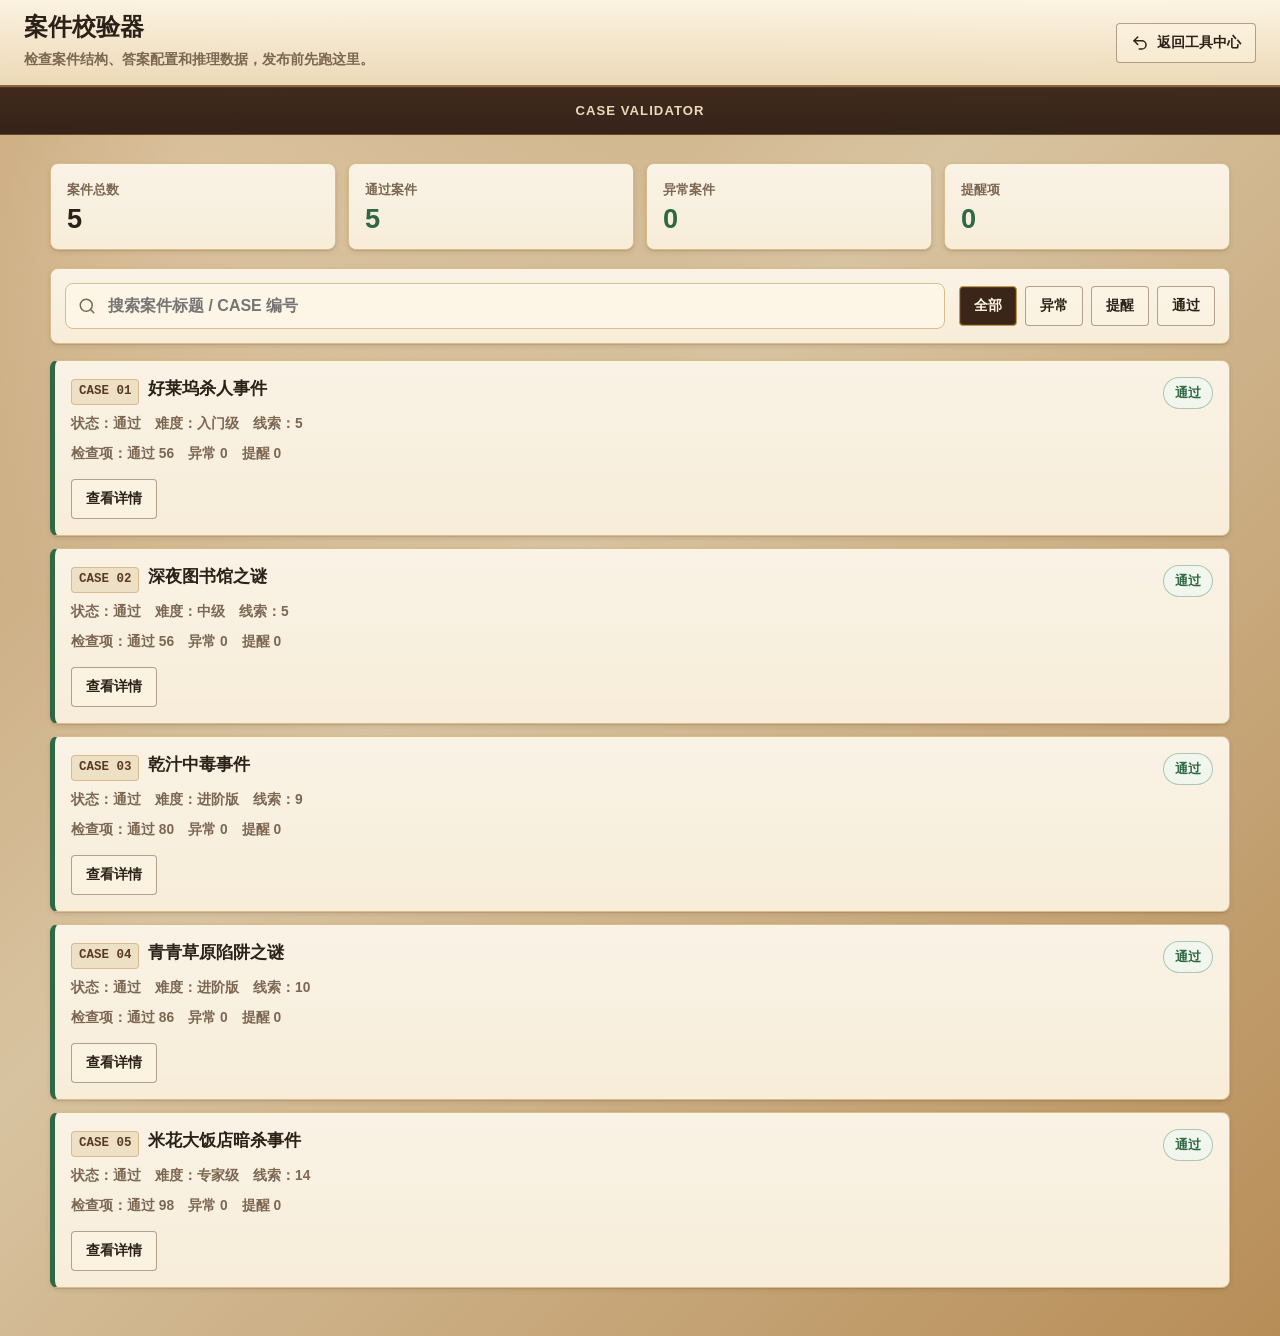
<file: tools/validator.html>
<!DOCTYPE html>
<html lang="zh-CN">
<head>
    <meta charset="UTF-8">
    <meta name="viewport" content="width=device-width, initial-scale=1.0">
    <title>案件校验器</title>
    <style>
        :root {
            --bg-app: #D8C3A0;
            --bg-panel: #F6EBD6;
            --bg-paper: #FFF8E8;
            --bg-subtle: #EAD9B9;
            --bg-active: #F4E1B3;
            --bg-leather: #3B2418;
            --text-primary: #2B2119;
            --text-secondary: #7C6752;
            --text-disabled: #B8A58B;
            --accent-focus: #B3873A;
            --accent-brass: #C39A4A;
            --ink-check: #2F6844;
            --ink-cross: #8E2F24;
            --warn: #A15C07;
            --border-main: #C7AA7A;
            --border-paper: #D8BD8C;
            --shadow-card: 0 2px 5px rgba(58, 36, 24, 0.10), 0 1px 1px rgba(58, 36, 24, 0.12);
            --font-sans: "Noto Sans CJK SC", "PingFang SC", "Microsoft YaHei", sans-serif;
            --font-mono: "Roboto Mono", "Courier New", monospace;
        }

        * {
            box-sizing: border-box;
        }

        body {
            min-height: 100vh;
            margin: 0;
            background:
                radial-gradient(circle at 16% 12%, rgba(255, 248, 232, 0.32), transparent 30%),
                linear-gradient(135deg, #C19A67 0%, var(--bg-app) 42%, #B78D57 100%);
            color: var(--text-primary);
            font-family: var(--font-sans);
            line-height: 1.6;
        }

        a {
            color: inherit;
            text-decoration: none;
        }

        .topbar {
            min-height: 64px;
            display: flex;
            justify-content: space-between;
            align-items: center;
            gap: 20px;
            padding: 14px 24px;
            background:
                linear-gradient(180deg, rgba(255, 248, 232, 0.92) 0%, rgba(238, 219, 185, 0.95) 100%);
            border-bottom: 2px solid #8C653A;
            box-shadow: 0 2px 10px rgba(59, 36, 24, 0.18);
        }

        .brand {
            min-width: 0;
        }

        h1,
        h2,
        h3,
        p {
            margin: 0;
        }

        h1 {
            font-family: var(--font-mono);
            font-size: 1.5rem;
            line-height: 1.25;
            letter-spacing: 0;
        }

        .subtitle {
            margin-top: 4px;
            color: var(--text-secondary);
            font-size: 0.9rem;
            font-weight: 600;
        }

        .top-actions {
            display: flex;
            flex-wrap: wrap;
            justify-content: flex-end;
            gap: 10px;
        }

        .nav-btn,
        .filter-btn,
        .card-action {
            display: inline-flex;
            align-items: center;
            justify-content: center;
            gap: 8px;
            min-height: 38px;
            border: 1px solid rgba(92, 61, 38, 0.45);
            border-radius: 4px;
            background: rgba(255, 248, 232, 0.42);
            color: var(--text-primary);
            font: inherit;
            font-size: 0.86rem;
            font-weight: 800;
            cursor: pointer;
            padding: 8px 14px;
        }

        .nav-btn:hover,
        .filter-btn:hover,
        .card-action:hover {
            background: var(--bg-paper);
            border-color: var(--accent-focus);
        }

        .filter-btn.active {
            background: var(--bg-leather);
            color: #FFF8E8;
            border-color: var(--accent-brass);
            box-shadow: inset 0 0 0 1px rgba(195, 154, 74, 0.18);
        }

        .nav-btn .lucide-icon {
            width: 18px;
            height: 18px;
            display: block;
            flex-shrink: 0;
        }

        .toolbar-strip {
            min-height: 48px;
            background: linear-gradient(180deg, rgba(59, 36, 24, 0.96) 0%, rgba(47, 29, 20, 0.96) 100%);
            border-bottom: 1px solid rgba(123, 84, 46, 0.72);
            color: #EBD9B7;
            display: flex;
            justify-content: center;
            align-items: center;
            padding: 8px 20px;
            font-size: 0.82rem;
            font-weight: 800;
            letter-spacing: 0.08em;
            text-transform: uppercase;
            box-shadow: inset 0 1px 0 rgba(255,255,255,0.05);
        }

        .page {
            width: min(1180px, calc(100% - 40px));
            margin: 0 auto;
            padding: 28px 0 48px;
        }

        .summary {
            display: grid;
            grid-template-columns: repeat(4, minmax(0, 1fr));
            gap: 12px;
            margin-bottom: 18px;
        }

        .summary-card,
        .case-card,
        .controls,
        .error-box {
            border: 1px solid var(--border-paper);
            border-radius: 8px;
            background:
                linear-gradient(180deg, rgba(255,255,255,0.38) 0%, rgba(255, 248, 232, 0.14) 100%),
                var(--bg-panel);
            box-shadow: var(--shadow-card);
        }

        .summary-card {
            padding: 15px 16px;
        }

        .summary-label {
            color: var(--text-secondary);
            font-size: 0.82rem;
            font-weight: 800;
        }

        .summary-value {
            margin-top: 3px;
            font-size: 1.7rem;
            font-weight: 900;
            line-height: 1.15;
        }

        .summary-value.ok {
            color: var(--ink-check);
        }

        .summary-value.bad {
            color: var(--ink-cross);
        }

        .summary-value.warn {
            color: var(--warn);
        }

        .controls {
            display: grid;
            grid-template-columns: minmax(260px, 1fr) auto;
            gap: 14px;
            align-items: center;
            margin-bottom: 16px;
            padding: 14px;
        }

        .search-wrap {
            position: relative;
        }

        .search-icon {
            position: absolute;
            left: 13px;
            top: 50%;
            width: 18px;
            height: 18px;
            transform: translateY(-50%);
            color: var(--text-secondary);
            pointer-events: none;
        }

        .search-icon .lucide-icon {
            width: 100%;
            height: 100%;
            display: block;
        }

        input {
            width: 100%;
            min-height: 42px;
            border: 1px solid var(--border-paper);
            border-radius: 8px;
            padding: 9px 12px 9px 42px;
            background: rgba(255, 248, 232, 0.78);
            color: var(--text-primary);
            font: inherit;
            font-weight: 650;
            box-shadow: inset 0 1px 0 rgba(255,255,255,0.62);
        }

        input:focus {
            outline: 2px solid rgba(179, 135, 58, 0.22);
            border-color: var(--accent-focus);
            background: var(--bg-paper);
        }

        .filter-group {
            display: flex;
            flex-wrap: wrap;
            justify-content: flex-end;
            gap: 8px;
        }

        .case-list {
            display: grid;
            gap: 12px;
        }

        .case-card {
            padding: 16px;
            border-left-width: 5px;
        }

        .case-card.bad {
            border-left-color: var(--ink-cross);
        }

        .case-card.warn {
            border-left-color: var(--warn);
        }

        .case-card.ok {
            border-left-color: var(--ink-check);
        }

        .case-header {
            display: grid;
            grid-template-columns: minmax(0, 1fr) auto;
            gap: 14px;
            align-items: start;
        }

        .case-title-row {
            display: flex;
            flex-wrap: wrap;
            gap: 9px;
            align-items: baseline;
        }

        .case-number {
            border: 1px solid rgba(179, 135, 58, 0.40);
            border-radius: 4px;
            padding: 2px 7px;
            background: rgba(234, 217, 185, 0.74);
            color: #5A3A24;
            font-family: var(--font-mono);
            font-size: 0.78rem;
            font-weight: 850;
        }

        .case-title {
            font-size: 1.08rem;
            line-height: 1.35;
        }

        .case-meta,
        .case-check-counts {
            display: flex;
            flex-wrap: wrap;
            gap: 8px 14px;
            margin-top: 8px;
            color: var(--text-secondary);
            font-size: 0.86rem;
            font-weight: 700;
        }

        .badge {
            flex-shrink: 0;
            align-self: start;
            border-radius: 999px;
            padding: 5px 11px;
            font-size: 0.8rem;
            font-weight: 900;
        }

        .badge.ok {
            background: rgba(237, 248, 242, 0.72);
            color: var(--ink-check);
            border: 1px solid rgba(47, 104, 68, 0.34);
        }

        .badge.bad {
            background: rgba(255, 241, 240, 0.72);
            color: var(--ink-cross);
            border: 1px solid rgba(142, 47, 36, 0.34);
        }

        .badge.warn {
            background: rgba(255, 247, 232, 0.78);
            color: var(--warn);
            border: 1px solid rgba(161, 92, 7, 0.34);
        }

        .card-actions {
            display: flex;
            flex-wrap: wrap;
            gap: 10px;
            margin-top: 14px;
        }

        .case-detail {
            margin-top: 14px;
            padding-top: 14px;
            border-top: 1px solid rgba(199, 170, 122, 0.62);
        }

        .detail-grid {
            display: grid;
            gap: 12px;
        }

        .detail-section {
            border: 1px solid rgba(199, 170, 122, 0.72);
            border-radius: 8px;
            padding: 12px 14px;
            background: rgba(255, 248, 232, 0.56);
        }

        .detail-section.bad {
            border-color: rgba(142, 47, 36, 0.40);
            background: rgba(255, 241, 240, 0.68);
        }

        .detail-section.warn {
            border-color: rgba(161, 92, 7, 0.34);
            background: rgba(255, 247, 232, 0.74);
        }

        .detail-section.ok {
            border-color: rgba(47, 104, 68, 0.34);
            background: rgba(237, 248, 242, 0.64);
        }

        .detail-section h3 {
            margin-bottom: 8px;
            color: #5A3A24;
            font-size: 0.94rem;
        }

        .check-list {
            display: grid;
            gap: 7px;
            margin: 0;
            padding: 0;
            list-style: none;
        }

        .check {
            display: grid;
            grid-template-columns: 24px minmax(0, 1fr);
            gap: 8px;
            color: var(--text-secondary);
            font-size: 0.9rem;
            font-weight: 650;
        }

        .check-mark {
            font-weight: 900;
        }

        .check.bad .check-mark {
            color: var(--ink-cross);
        }

        .check.warn .check-mark {
            color: var(--warn);
        }

        .check.ok .check-mark {
            color: var(--ink-check);
        }

        .check strong {
            color: var(--text-primary);
            font-weight: 850;
        }

        .full-checks[hidden],
        .case-detail[hidden] {
            display: none;
        }

        .empty-state,
        .loading-state,
        .error-box {
            padding: 28px 18px;
            color: var(--text-secondary);
            text-align: center;
            font-weight: 800;
        }

        @media (max-width: 860px) {
            .topbar,
            .controls,
            .case-header {
                display: block;
            }

            .top-actions,
            .filter-group {
                justify-content: flex-start;
                margin-top: 12px;
            }

            .summary {
                grid-template-columns: repeat(2, minmax(0, 1fr));
            }

            .badge {
                display: inline-flex;
                margin-top: 12px;
            }
        }

        @media (max-width: 560px) {
            .topbar {
                align-items: flex-start;
                flex-direction: column;
            }

            .page {
                width: min(100% - 28px, 1180px);
                padding-top: 22px;
            }

            .summary {
                grid-template-columns: 1fr;
            }
        }
    </style>
</head>
<body>
    <header class="topbar">
        <div class="brand">
            <h1>案件校验器</h1>
            <p class="subtitle">检查案件结构、答案配置和推理数据，发布前先跑这里。</p>
        </div>
        <nav class="top-actions" aria-label="页面导航">
            <a class="nav-btn" href="index.html">
                <span data-lucide="undo" aria-label="返回工具中心"></span>
                返回工具中心
            </a>
        </nav>
    </header>

    <div class="toolbar-strip">CASE VALIDATOR</div>

    <main class="page">
        <section class="summary" id="summary" aria-label="校验总览"></section>

        <section class="controls" aria-label="筛选案件">
            <div class="search-wrap">
                <span class="search-icon" data-lucide="search" aria-hidden="true"></span>
                <input id="search-input" type="search" placeholder="搜索案件标题 / CASE 编号">
            </div>
            <div class="filter-group" aria-label="状态筛选">
                <button class="filter-btn active" type="button" data-filter="all">全部</button>
                <button class="filter-btn" type="button" data-filter="bad">异常</button>
                <button class="filter-btn" type="button" data-filter="warn">提醒</button>
                <button class="filter-btn" type="button" data-filter="ok">通过</button>
            </div>
        </section>

        <section class="case-list" id="case-list" aria-label="案件校验结果">
            <div class="loading-state">案件校验中...</div>
        </section>
    </main>

    <script src="../src/case-library.js"></script>
    <script src="../src/lucide-icons.js"></script>
    <script src="../src/solver.js"></script>
    <script src="../src/validator.js"></script>
    <script>
        const { validateCase } = window.CleverGridValidator;
        const formatDifficulty = window.CleverGridCaseLibrary.formatDifficulty;

        const summaryEl = document.getElementById('summary');
        const caseListEl = document.getElementById('case-list');
        const searchEl = document.getElementById('search-input');
        const filterButtons = Array.from(document.querySelectorAll('.filter-btn'));

        let allResults = [];
        let activeFilter = 'all';

        function escapeHtml(value) {
            return String(value ?? '')
                .replaceAll('&', '&amp;')
                .replaceAll('<', '&lt;')
                .replaceAll('>', '&gt;')
                .replaceAll('"', '&quot;')
                .replaceAll("'", '&#039;');
        }

        function hydrateStaticIcons() {
            if (!window.CleverGridIcons) return;

            document.querySelectorAll('[data-lucide]').forEach(el => {
                const key = el.getAttribute('data-lucide');
                const iconName = window.CleverGridIcons.toolIconMap[key] || key;
                const label = el.getAttribute('aria-label') || '';
                el.innerHTML = window.CleverGridIcons.render(iconName, { label });
            });
        }

        function caseNumber(result) {
            return `CASE ${String(result.index + 1).padStart(2, '0')}`;
        }

        function toUserText(message) {
            return String(message || '')
                .replaceAll('Solver', '解题器')
                .replaceAll('case id', '案件编号')
                .replaceAll('version', '版本')
                .replaceAll('title', '案件标题')
                .replaceAll('difficulty', '难度')
                .replaceAll('suspects', '嫌疑人')
                .replaceAll('suspect', '嫌疑人')
                .replaceAll('weapons', '凶器')
                .replaceAll('weapon', '凶器')
                .replaceAll('locations', '地点')
                .replaceAll('location', '地点')
                .replaceAll('clues', '线索')
                .replaceAll('clue', '线索')
                .replaceAll('rules', '线索规则')
                .replaceAll('rule', '线索规则')
                .replaceAll('sourceClueId', '线索来源')
                .replaceAll('left/right', '左右资源')
                .replaceAll('left', '左侧资源')
                .replaceAll('right', '右侧资源')
                .replaceAll('type', '类型')
                .replaceAll('entity id', '资源编号')
                .replaceAll('same / notSame', '相同 / 不同')
                .replaceAll('same', '相同')
                .replaceAll('notSame', '不同')
                .replace(/\bID\b/g, '编号')
                .replace(/\bid\b/gi, '编号')
                .replaceAll('easy / medium / hard / expert', 'easy / normal / hard');
        }

        function getStatus(result) {
            if (!result.ok) return 'bad';
            if ((result.warnings || []).length) return 'warn';
            return 'ok';
        }

        function getStatusLabel(status) {
            return {
                bad: '异常',
                warn: '提醒',
                ok: '通过'
            }[status] || '通过';
        }

        function getFailedChecks(result) {
            return (result.checks || []).filter(check => !check.ok);
        }

        function getWarnings(result) {
            return result.warnings || [];
        }

        function isAnswerCheck(check) {
            const text = `${check.label} ${check.detail}`;
            return /solution|答案|fullTruth|完整真相/.test(text);
        }

        function isSolverCheck(check) {
            const text = `${check.label} ${check.detail}`;
            return /Solver|唯一解|解题器/.test(text);
        }

        function isRuleCheck(check) {
            const text = `${check.label} ${check.detail}`;
            return /rules|rule|线索规则|sourceClueId|left|right|type/.test(text);
        }

        function getKeySummary(result) {
            const checks = result.checks || [];
            const failed = getFailedChecks(result);
            const structureOk = !failed.some(check => !isAnswerCheck(check) && !isSolverCheck(check));
            const answerOk = !failed.some(isAnswerCheck);
            const solverOk = result.solver && result.solver.status === 'unique' && result.solver.matchesFullTruth !== false;

            return [
                {
                    ok: structureOk,
                    label: structureOk ? '案件结构检查通过' : '案件结构存在异常',
                    detail: `资源：嫌疑人 ${result.counts.suspects} / 凶器 ${result.counts.weapons} / 地点 ${result.counts.locations} / 线索 ${result.counts.clues}`
                },
                {
                    ok: answerOk,
                    label: answerOk ? '答案配置检查通过' : '答案配置存在异常',
                    detail: answerOk ? '答案配置与完整真相配置可对应。' : '请查看异常项中的答案配置提示。'
                },
                {
                    ok: solverOk,
                    label: solverOk ? '唯一解检查通过' : '唯一解检查需要复查',
                    detail: toUserText(result.solver && result.solver.detail ? result.solver.detail : '等待校验结果。')
                }
            ];
        }

        function renderSummary(results) {
            const total = results.length;
            const passed = results.filter(result => getStatus(result) === 'ok').length;
            const failed = results.filter(result => getStatus(result) === 'bad').length;
            const warnings = results.reduce((sum, result) => sum + getWarnings(result).length, 0);

            summaryEl.innerHTML = [
                ['案件总数', total, ''],
                ['通过案件', passed, 'ok'],
                ['异常案件', failed, failed > 0 ? 'bad' : 'ok'],
                ['提醒项', warnings, warnings > 0 ? 'warn' : 'ok']
            ].map(([label, value, state]) => `
                <div class="summary-card">
                    <div class="summary-label">${label}</div>
                    <div class="summary-value ${state}">${value}</div>
                </div>
            `).join('');
        }

        function filteredResults() {
            const query = searchEl.value.trim().toLowerCase();

            return allResults.filter(result => {
                const status = getStatus(result);
                const matchesStatus = activeFilter === 'all' || status === activeFilter;
                const searchable = `${caseNumber(result)} ${result.title}`.toLowerCase();
                const matchesQuery = !query || searchable.includes(query);
                return matchesStatus && matchesQuery;
            });
        }

        function sortResults(results) {
            const priority = { bad: 0, warn: 1, ok: 2 };
            return results.slice().sort((left, right) => {
                const statusDiff = priority[getStatus(left)] - priority[getStatus(right)];
                return statusDiff || left.index - right.index;
            });
        }

        function renderCheckList(items, type) {
            if (!items.length) return '<p class="case-meta">暂无。</p>';

            return `
                <ul class="check-list">
                    ${items.map(item => `
                        <li class="check ${type}">
                            <span class="check-mark">${type === 'bad' ? '×' : (type === 'warn' ? '!' : '✓')}</span>
                            <span>
                                <strong>${escapeHtml(toUserText(item.label))}</strong>
                                <span>${escapeHtml(toUserText(item.detail))}</span>
                            </span>
                        </li>
                    `).join('')}
                </ul>
            `;
        }

        function renderKeySummary(result) {
            return `
                <ul class="check-list">
                    ${getKeySummary(result).map(item => `
                        <li class="check ${item.ok ? 'ok' : 'bad'}">
                            <span class="check-mark">${item.ok ? '✓' : '×'}</span>
                            <span>
                                <strong>${escapeHtml(item.label)}</strong>
                                <span>${escapeHtml(item.detail)}</span>
                            </span>
                        </li>
                    `).join('')}
                </ul>
            `;
        }

        function renderFullChecks(result) {
            return `
                <div class="detail-section full-checks" id="full-${result.index}" hidden>
                    <h3>完整检查项</h3>
                    <ul class="check-list">
                        ${(result.checks || []).map(check => `
                            <li class="check ${check.ok ? 'ok' : 'bad'}">
                                <span class="check-mark">${check.ok ? '✓' : '×'}</span>
                                <span>
                                    <strong>${escapeHtml(toUserText(check.label))}</strong>
                                    <span>${escapeHtml(toUserText(check.detail))}</span>
                                </span>
                            </li>
                        `).join('')}
                    </ul>
                </div>
            `;
        }

        function renderCaseCard(result) {
            const status = getStatus(result);
            const failedChecks = getFailedChecks(result);
            const warnings = getWarnings(result);
            const passedChecks = (result.checks || []).filter(check => check.ok).length;
            const failedCount = failedChecks.length;
            const warningCount = warnings.length;

            return `
                <article class="case-card ${status}" data-status="${status}" data-case="${escapeHtml(caseNumber(result).toLowerCase())}" data-title="${escapeHtml(result.title.toLowerCase())}">
                    <div class="case-header">
                        <div>
                            <div class="case-title-row">
                                <span class="case-number">${escapeHtml(caseNumber(result))}</span>
                                <h2 class="case-title">${escapeHtml(result.title)}</h2>
                            </div>
                            <div class="case-meta">
                                <span>状态：${getStatusLabel(status)}</span>
                                <span>难度：${escapeHtml(formatDifficulty(result.difficulty))}</span>
                                <span>线索：${escapeHtml(result.counts.clues)}</span>
                            </div>
                            <div class="case-check-counts">
                                <span>检查项：通过 ${passedChecks}</span>
                                <span>异常 ${failedCount}</span>
                                <span>提醒 ${warningCount}</span>
                            </div>
                        </div>
                        <span class="badge ${status}">${getStatusLabel(status)}</span>
                    </div>

                    <div class="card-actions">
                        <button class="card-action detail-toggle" type="button" data-index="${result.index}">查看详情</button>
                    </div>

                    <div class="case-detail" id="detail-${result.index}" hidden>
                        <div class="detail-grid">
                            <section class="detail-section bad">
                                <h3>异常项</h3>
                                ${renderCheckList(failedChecks, 'bad')}
                            </section>
                            <section class="detail-section warn">
                                <h3>提醒项</h3>
                                ${renderCheckList(warnings, 'warn')}
                            </section>
                            <section class="detail-section ok">
                                <h3>关键摘要</h3>
                                ${renderKeySummary(result)}
                            </section>
                            ${renderFullChecks(result)}
                        </div>
                        <div class="card-actions">
                            <button class="card-action full-toggle" type="button" data-index="${result.index}">显示全部检查项</button>
                        </div>
                    </div>
                </article>
            `;
        }

        function renderCases() {
            const results = sortResults(filteredResults());

            if (!results.length) {
                caseListEl.innerHTML = '<div class="empty-state">暂无符合条件的案件</div>';
                return;
            }

            caseListEl.innerHTML = results.map(renderCaseCard).join('');
        }

        function renderLoadError(message) {
            summaryEl.innerHTML = '';
            caseListEl.innerHTML = `
                <div class="error-box">
                    <strong>无法校验案件数据</strong>
                    <div>${escapeHtml(message)}</div>
                </div>
            `;
        }

        function initValidator(data) {
            if (!Array.isArray(data)) {
                renderLoadError('案件库读取结果不是数组。');
                return;
            }

            allResults = data.map(validateCase);
            renderSummary(allResults);
            renderCases();
        }

        filterButtons.forEach(button => {
            button.addEventListener('click', () => {
                activeFilter = button.dataset.filter;
                filterButtons.forEach(item => item.classList.toggle('active', item === button));
                renderCases();
            });
        });

        searchEl.addEventListener('input', renderCases);

        caseListEl.addEventListener('click', event => {
            const detailButton = event.target.closest('.detail-toggle');
            if (detailButton) {
                const detailEl = document.getElementById(`detail-${detailButton.dataset.index}`);
                const isHidden = detailEl.hidden;
                detailEl.hidden = !isHidden;
                detailButton.textContent = isHidden ? '收起详情' : '查看详情';
                return;
            }

            const fullButton = event.target.closest('.full-toggle');
            if (fullButton) {
                const fullEl = document.getElementById(`full-${fullButton.dataset.index}`);
                const isHidden = fullEl.hidden;
                fullEl.hidden = !isHidden;
                fullButton.textContent = isHidden ? '收起全部检查项' : '显示全部检查项';
            }
        });

        hydrateStaticIcons();

        window.CleverGridCaseLibrary.loadCases({ indexPath: '../case-index.json' })
            .then(({ cases }) => {
                initValidator(cases);
            })
            .catch(error => {
                console.error(error);
                renderLoadError('案件库读取失败。请确认 case-index 和 cases/*.json 是否一致。');
            });
    </script>
</body>
</html>
</file>
